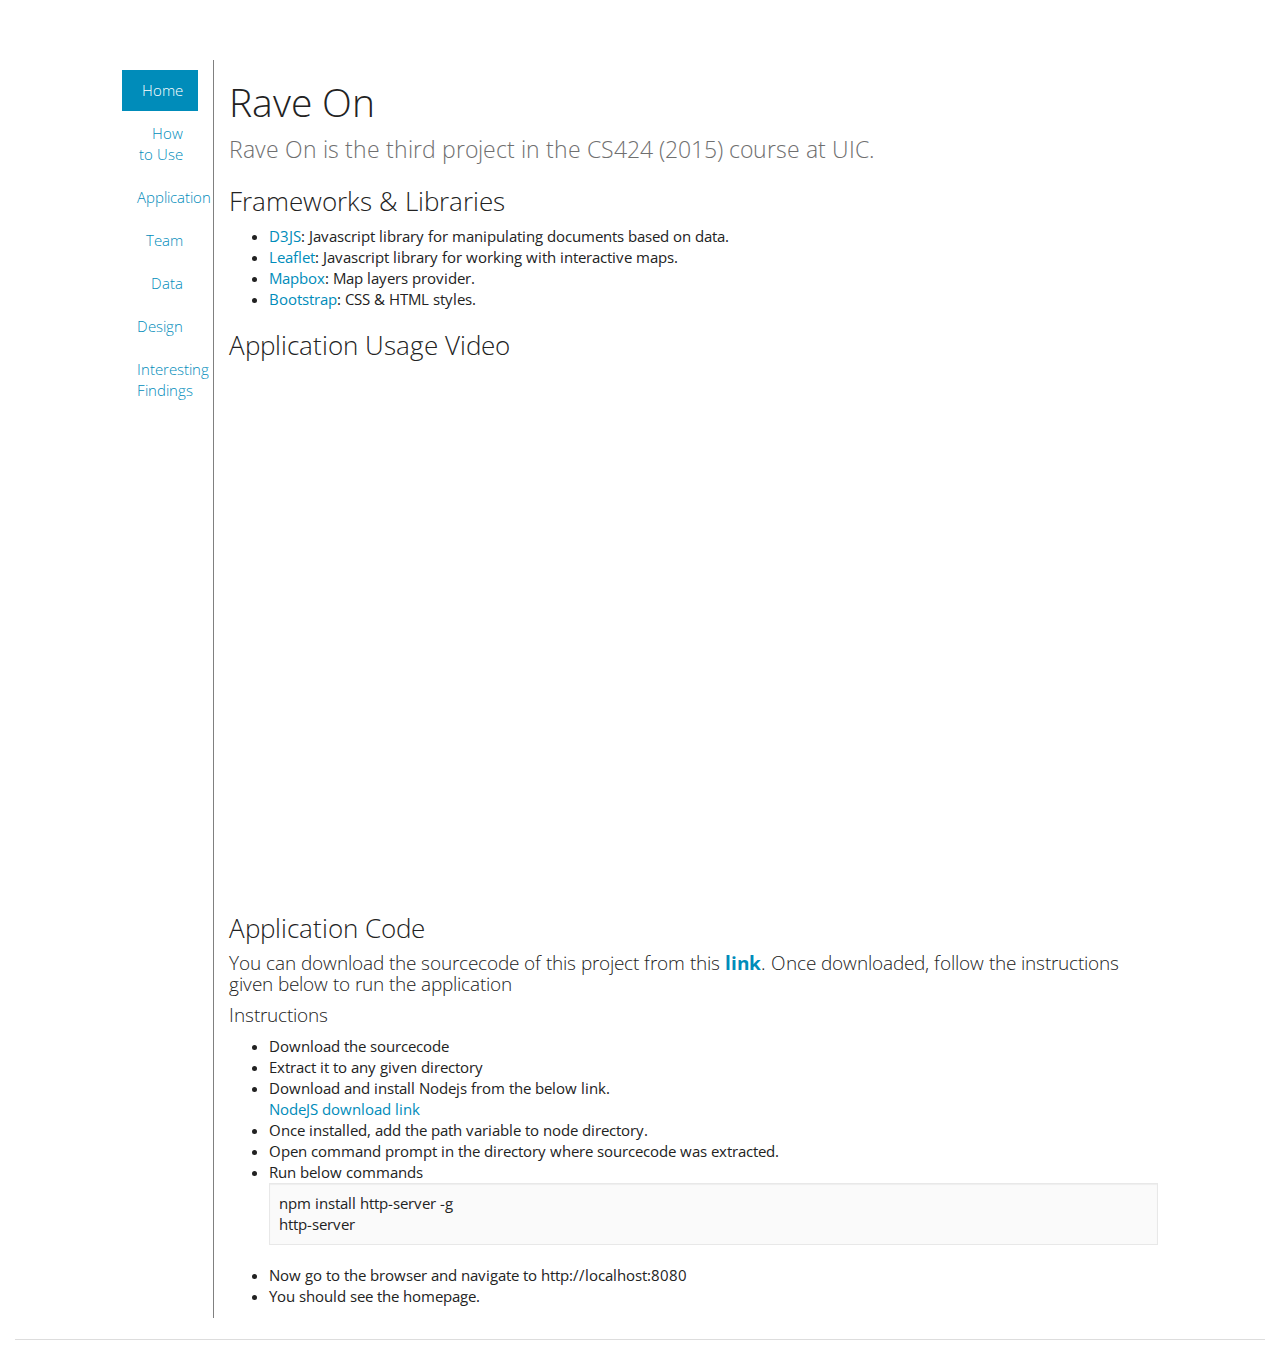
<file: index.html>
<!-- index.html -->
<!doctype html>
<html lang="en">

<head>
    <meta charset="UTF-8">
    <title>CS 424 - Project #3</title>

    <!-- CSS -->
    <link rel="stylesheet" href="css/bootstrap.min.css">
    <link rel="stylesheet" href="css/style.css">
    <!-- custom styles -->
</head>

<body>
    <!-- Body Portion -->
    
      <div class="container-fluid">
        <div class="row">
            <div class="col-md-1 col-md-offset-1 text-left">
                <ul class="nav nav-pills nav-stacked text-right">
                    <li class="active"><a href="index.html">Home</a></li>
                    <li><a href="howto.html">How to Use</a></li> 
                    <li><a href="app/">Application</a></li>
                    <li><a href="about.html">Team</a></li>
                    <li><a href="data.html">Data</a></li>
                    <li><a href="design.html">Design</a></li>
                    <li><a href="findings.html">Interesting Findings</a></li>
                </ul>
            </div>
            <div class="col-md-10 rowContainer">
                <h1>Rave On</h1>
                <p class="lead">Rave On is the third project in the CS424 (2015) course at UIC. 
                </p>

                <h3>Frameworks & Libraries</h3>
                <ul>
                    <li>
                        <a href="http://http://d3js.org/" target="_blank">D3JS</a>: Javascript library for manipulating documents based on data.
                    </li>
                    <li>
                        <a href="http://leafletjs.com/" target="_blank">Leaflet</a>: Javascript library for working with interactive maps.
                    </li>
                    <li>
                        <a href="https://www.mapbox.com/" target="_blank">Mapbox</a>: Map layers provider.
                    </li>
                    <li>
                        <a href="http://getbootstrap.com/" target="_blank">Bootstrap</a>: CSS & HTML styles.
                    </li>
                </ul>
                 
                <h3>Application Usage Video</h3>    
                <!-- 16:9 aspect ratio -->
                <div class="embed-responsive embed-responsive-16by9">
                   <iframe width="560" height="315" src="https://www.youtube.com/embed/3Chahvy03Po" frameborder="0" allowfullscreen></iframe>
                                                    
                </div>

                <h3>Application Code</h3>
                <h4>You can download the sourcecode of this project from this <a href="https://github.com/mvallu/CS-424-Project-3"><b>link</b></a>. Once downloaded, follow the instructions given below to run the application</h4>                
                <h4>Instructions</h4>
                <ul>
                    <li>Download the sourcecode</li>
                    <li>Extract it to any given directory</li>
                    <li>Download and install Nodejs from the below link.
                        <br><a href="https://nodejs.org/en/">NodeJS download link</a></li>
                    <li>Once installed, add the path variable to node directory.</li>
                    <li>Open command prompt in the directory where sourcecode was extracted.</li>
                    <li>Run below commands
                        <br>
                        <div class="well well-sm">npm install http-server -g
                            <br>http-server</div>
                    </li>
                    <li>Now go to the browser and navigate to http://localhost:8080</li>
                    <li>You should see the homepage.</li>

                </ul>
                
                <div class="row">
                </div>
            </div>
        </div>

        <hr>
        <footer class="text-center">
            <h5></h5>
        </footer>
    </div>
    <script src="js/jquery-2.1.4.min.js"></script>
    <script src="js/bootstrap.min.js"></script>
</body>

</html>
</file>
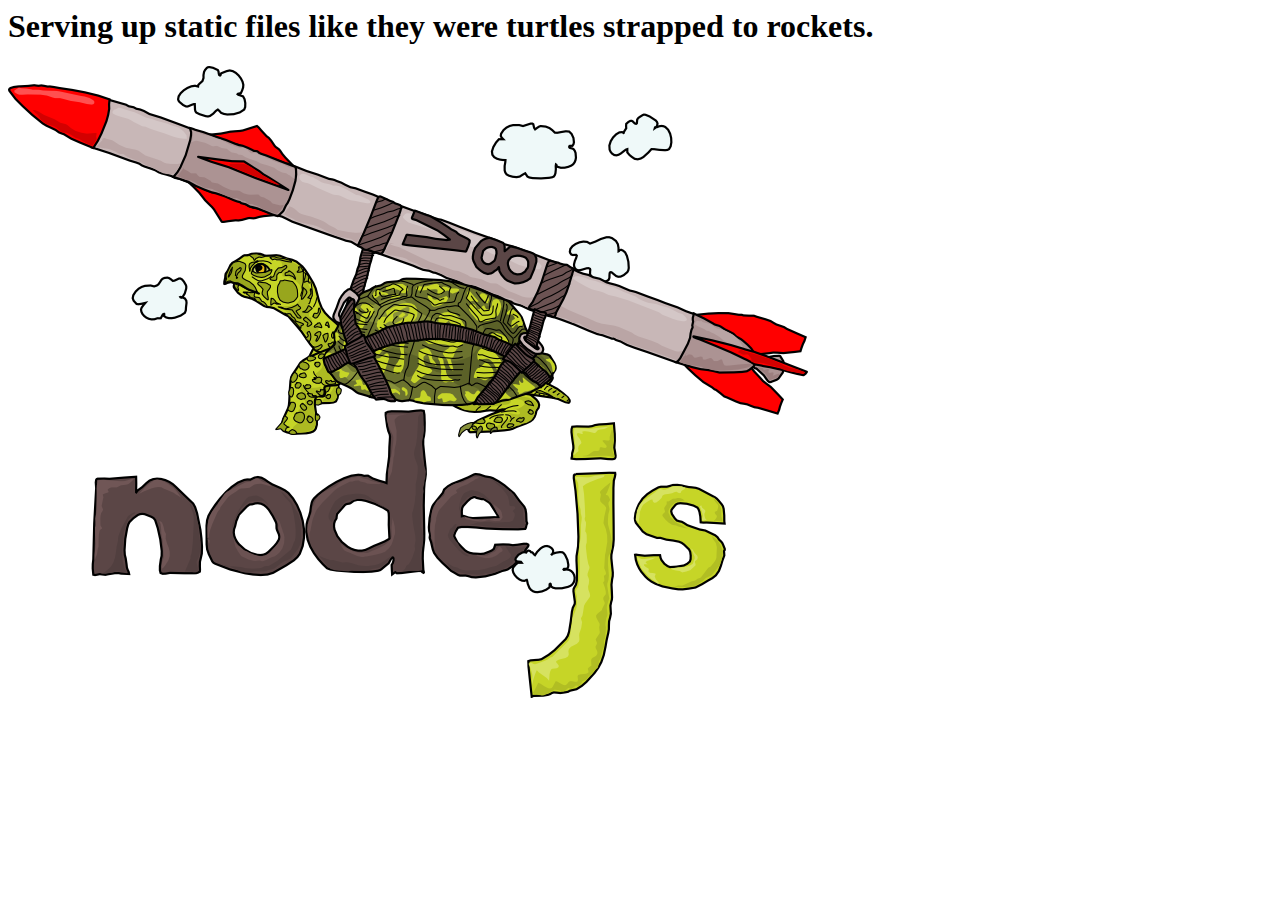
<file: node_modules/http-server/public/index.html>
<html>
  <head>
    <title>node.js http server</title>
  </head>
  <body>

    <h1>Serving up static files like they were turtles strapped to rockets.</h1>

    <img src="./img/turtle.png"/>
  </body>
</html>
</file>
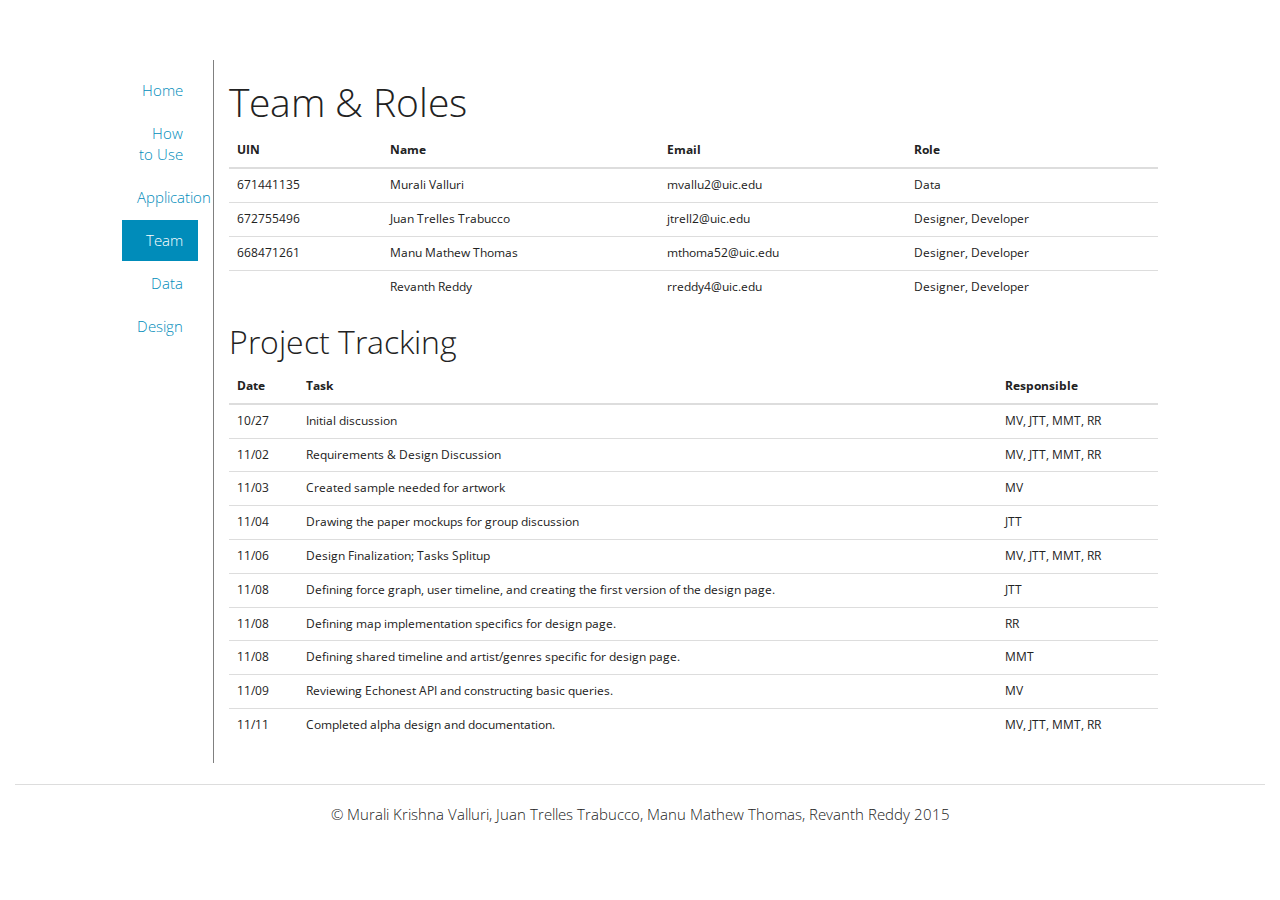
<file: about.html>
<!-- index.html -->
<!doctype html>
<html lang="en">

<head>
    <meta charset="UTF-8">
    <title>CS 424 - Project #3</title>

    <!-- CSS -->
    <link rel="stylesheet" href="css/bootstrap.min.css">
    <link rel="stylesheet" href="css/style.css">
    <!-- custom styles -->
</head>

<body>
    <!-- Body Portion -->
    
      <div class="container-fluid">
        <div class="row">
            <div class="col-md-1 col-md-offset-1 text-left">
                <ul class="nav nav-pills nav-stacked text-right">
                    <li><a href="index.html">Home</a></li>
                    <li><a href="howto.html">How to Use</a></li> 
                    <li><a href="app/">Application</a></li>
                    <li class="active"><a href="about.html">Team</a></li>
                    <li><a href="data.html">Data</a></li>
                    <li><a href="design.html">Design</a></li>
                </ul>
            </div>

            <div class="col-md-10 rowContainer">
                <h1>Team & Roles</h1>
                <table class="table"> 
                    <thead>
                        <tr>
                            <th>UIN</th>
                            <th>Name</th>
                            <th>Email</th>
                            <th>Role</th>
                        </tr>
                    </thead>
                    <tbody>
                        <tr>
                            <td>671441135</td>
                            <td>Murali Valluri</td>
                            <td>mvallu2@uic.edu</td>
                            <td>Data</td>
                        </tr>
                        <tr>
                            <td>672755496</td>
                            <td>Juan Trelles Trabucco</td>
                            <td>jtrell2@uic.edu</td>
                            <td>Designer, Developer</td>
                        </tr>
                        <tr>
                            <td>668471261</td>
                            <td>Manu Mathew Thomas</td>
                            <td>mthoma52@uic.edu</td>
                            <td>Designer, Developer</td>
                        </tr>
                        <tr>
                            <td></td>
                            <td>Revanth Reddy</td>
                            <td>rreddy4@uic.edu</td>
                            <td>Designer, Developer</td>
                        </tr>
                    </tbody>
                </table>

                <h2>Project Tracking</h2>
                <table class="table"> 
                    <thead>
                        <tr>
                            <th>Date</th>
                            <th>Task</th>
                            <th>Responsible</th>
                        </tr>
                    </thead>
                    <tbody>
                        <tr>
                            <td>10/27</td>
                            <td>Initial discussion</td>
                            <td>MV, JTT, MMT, RR</td>
                        </tr>                        
                        <tr>
                            <td>11/02</td>
                            <td>Requirements & Design Discussion</td>
                            <td>MV, JTT, MMT, RR</td>
                        </tr>                          
                        <tr>
                            <td>11/03</td>
                            <td>Created sample needed for artwork</td>
                            <td>MV</td>
                        </tr>                          
                        <tr>
                            <td>11/04</td>
                            <td>Drawing the paper mockups for group discussion</td>
                            <td>JTT</td>
                        </tr>                        
                        <tr>
                            <td>11/06</td>
                            <td>Design Finalization; Tasks Splitup</td>
                            <td>MV, JTT, MMT, RR</td>
                        </tr>                        
                        <tr>
                            <td>11/08</td>
                            <td>Defining force graph, user timeline, and creating the first version of the design page.</td>
                            <td>JTT</td>
                        </tr>  
                        <tr>
                            <td>11/08</td>
                            <td>Defining map implementation specifics for design page.</td>
                            <td>RR</td>
                        </tr>
                        <tr>
                            <td>11/08</td>
                            <td>Defining shared timeline and artist/genres specific for design page.</td>
                            <td>MMT</td>
                        </tr>                      
                        <tr>
                            <td>11/09</td>
                            <td>Reviewing Echonest API and constructing basic queries.</td>
                            <td>MV</td>
                        </tr>                    
                        <tr>
                            <td>11/11</td>
                            <td>Completed alpha design and documentation.</td>
                            <td>MV, JTT, MMT, RR</td>
                        </tr>
                        
                    </tbody>
                </table>
                </div>
            </div>
        <hr>
        <footer class="text-center">
            <h5>&copy; Murali Krishna Valluri, Juan Trelles Trabucco, Manu Mathew Thomas, Revanth Reddy 2015</h5>
        </footer>
    </div>
    <script src="js/jquery-2.1.4.min.js"></script>
    <script src="js/bootstrap.min.js"></script>
</body>

</html>
</file>
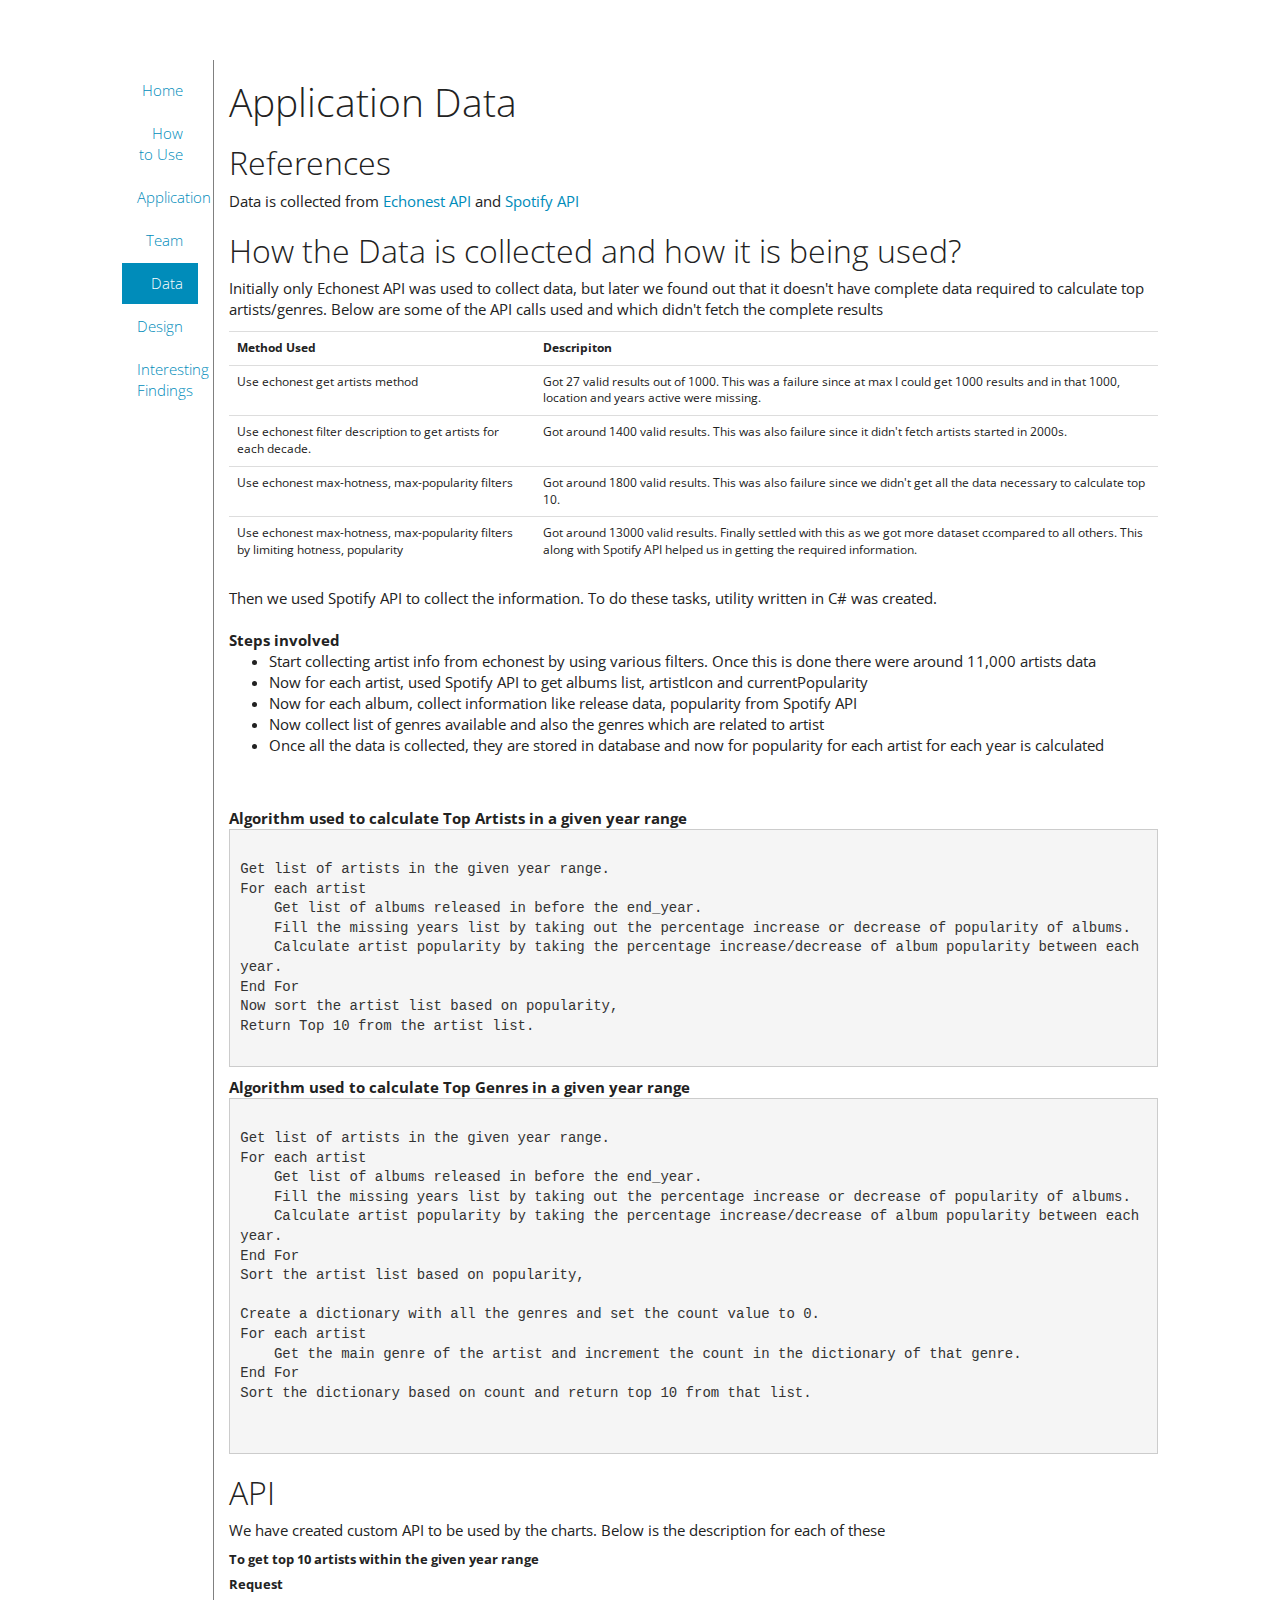
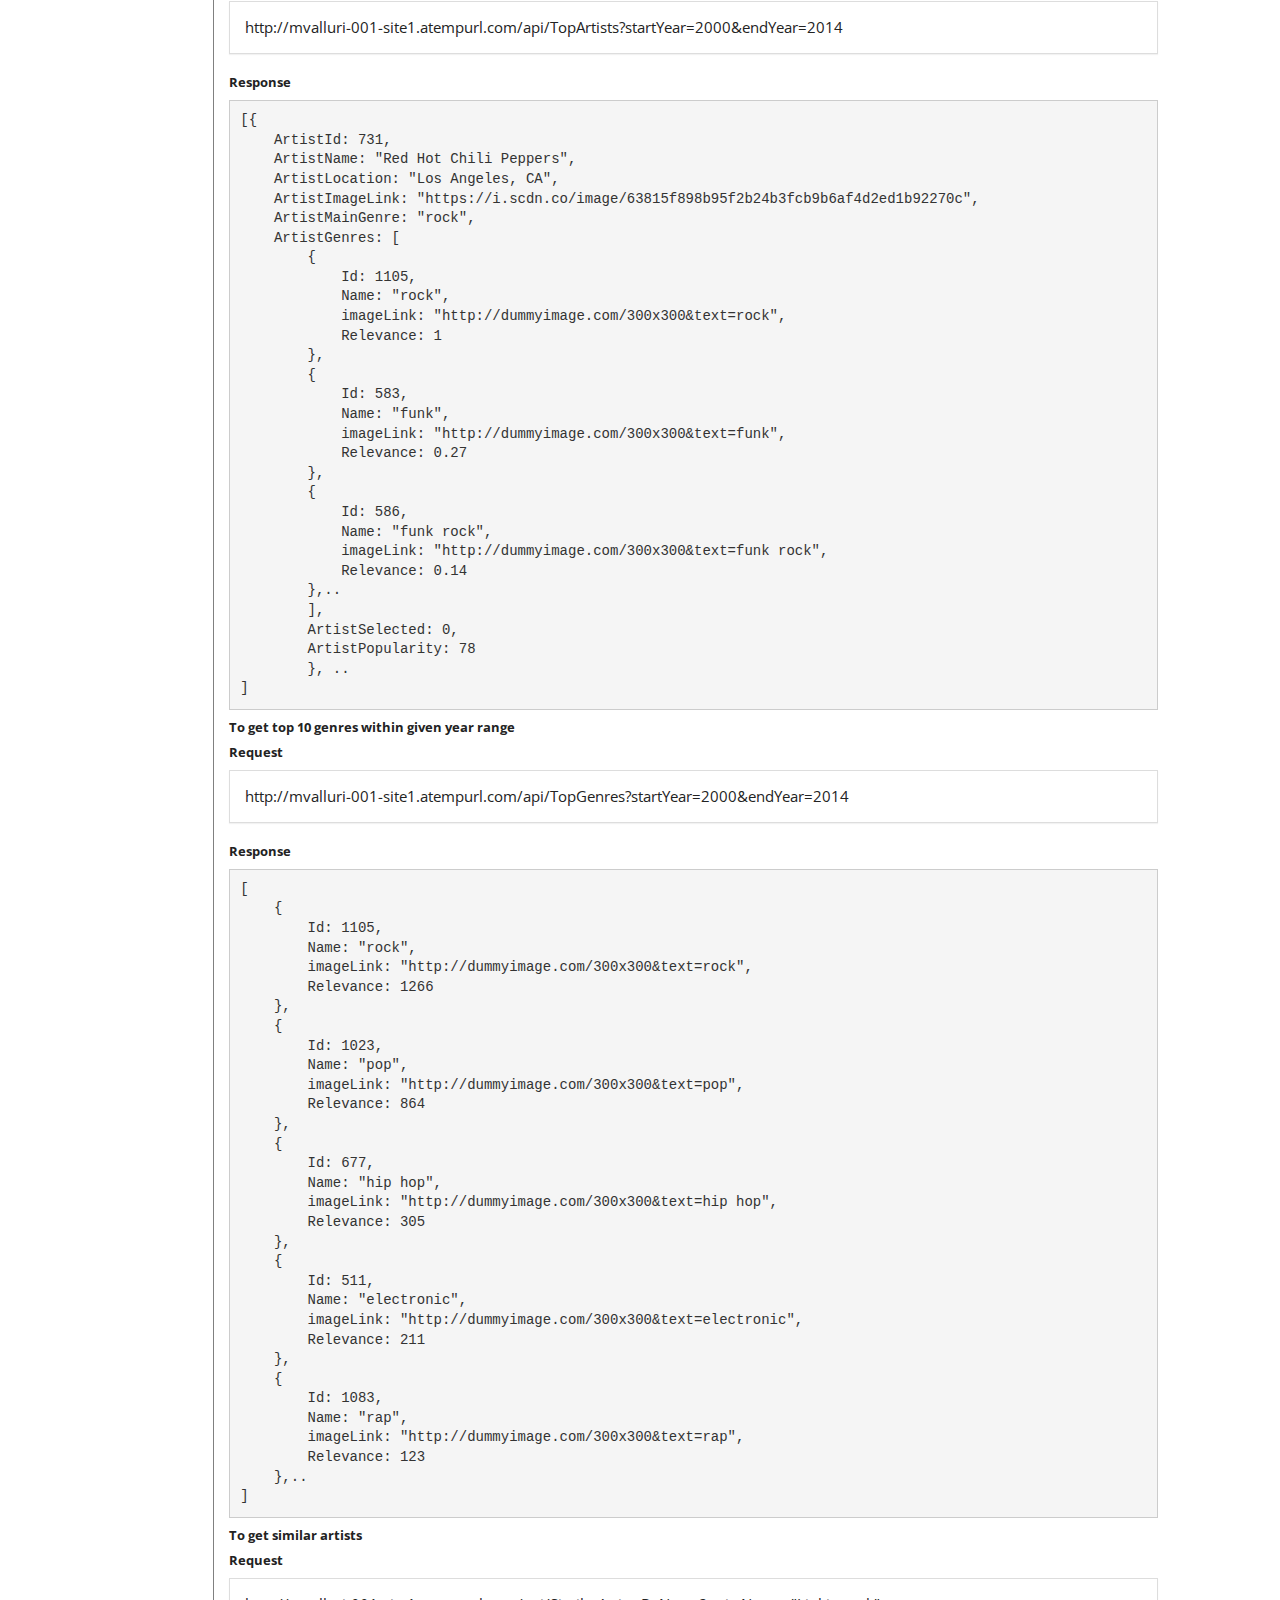
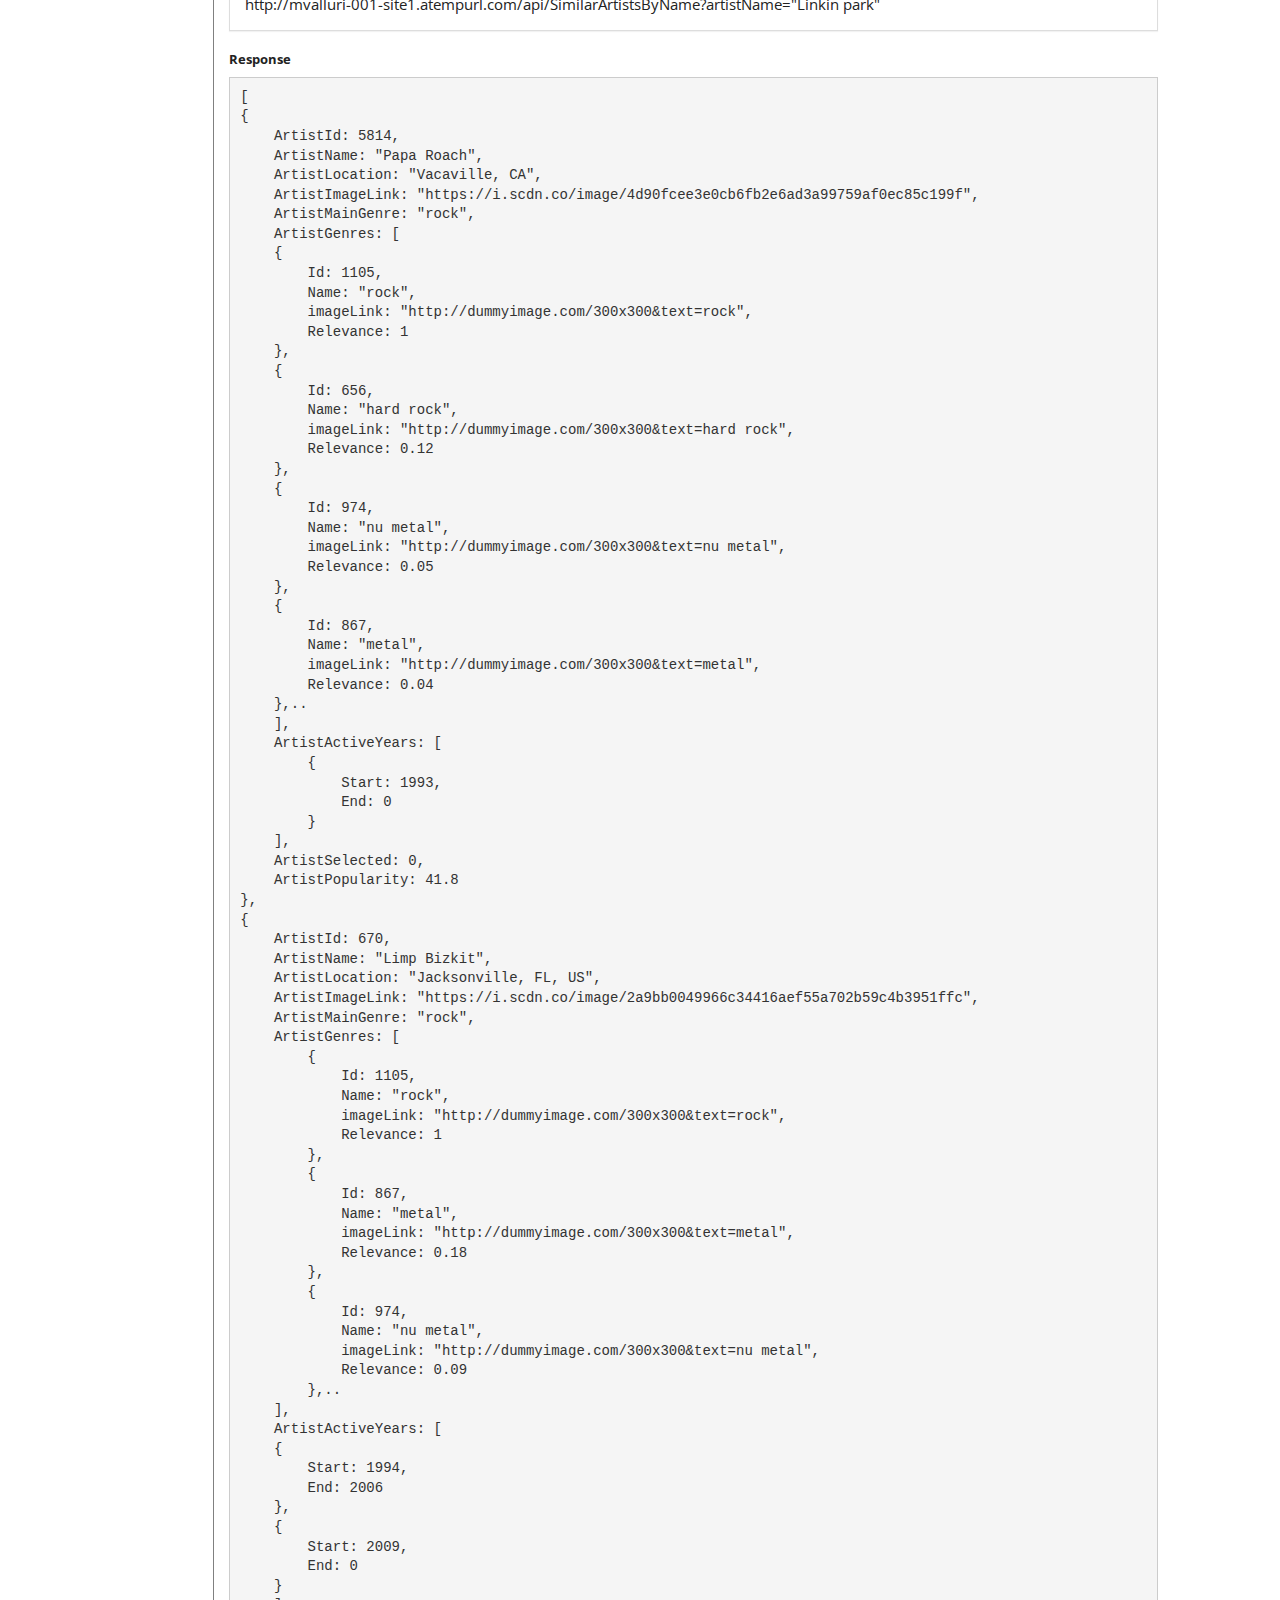
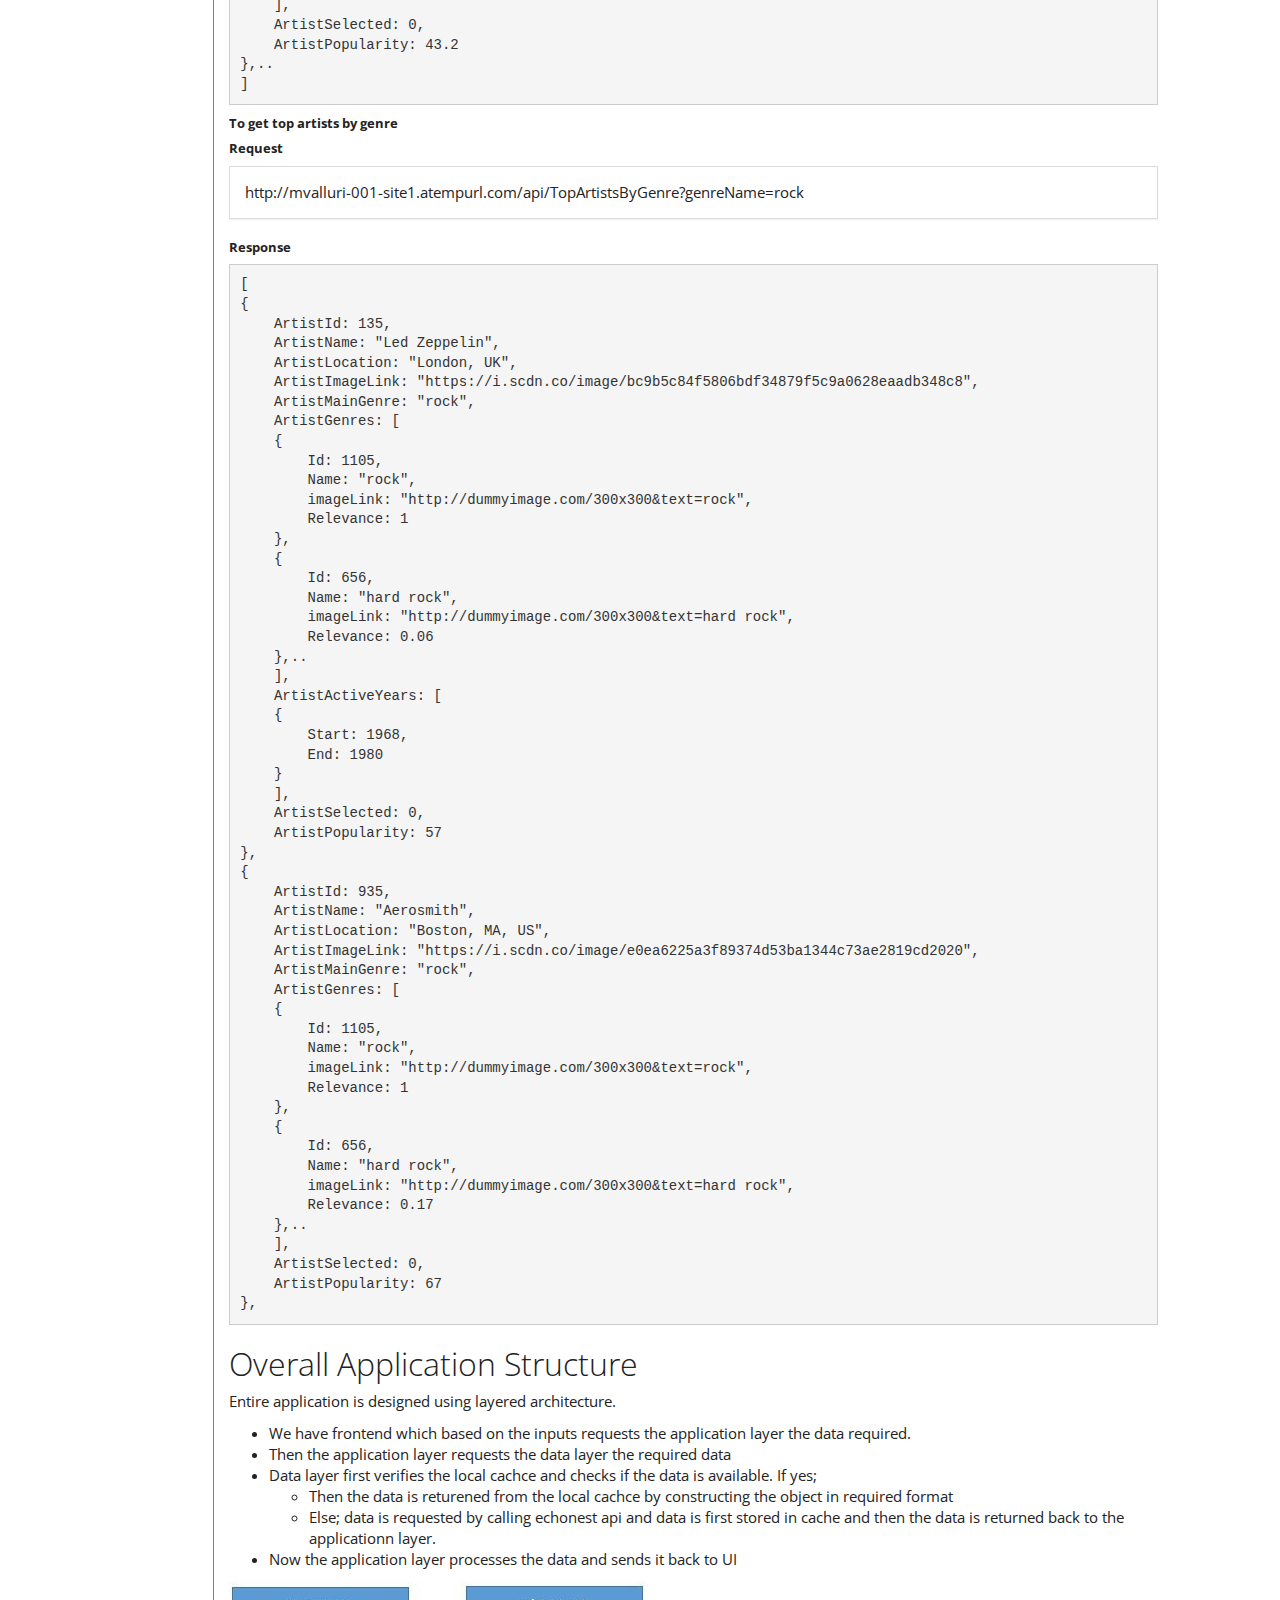
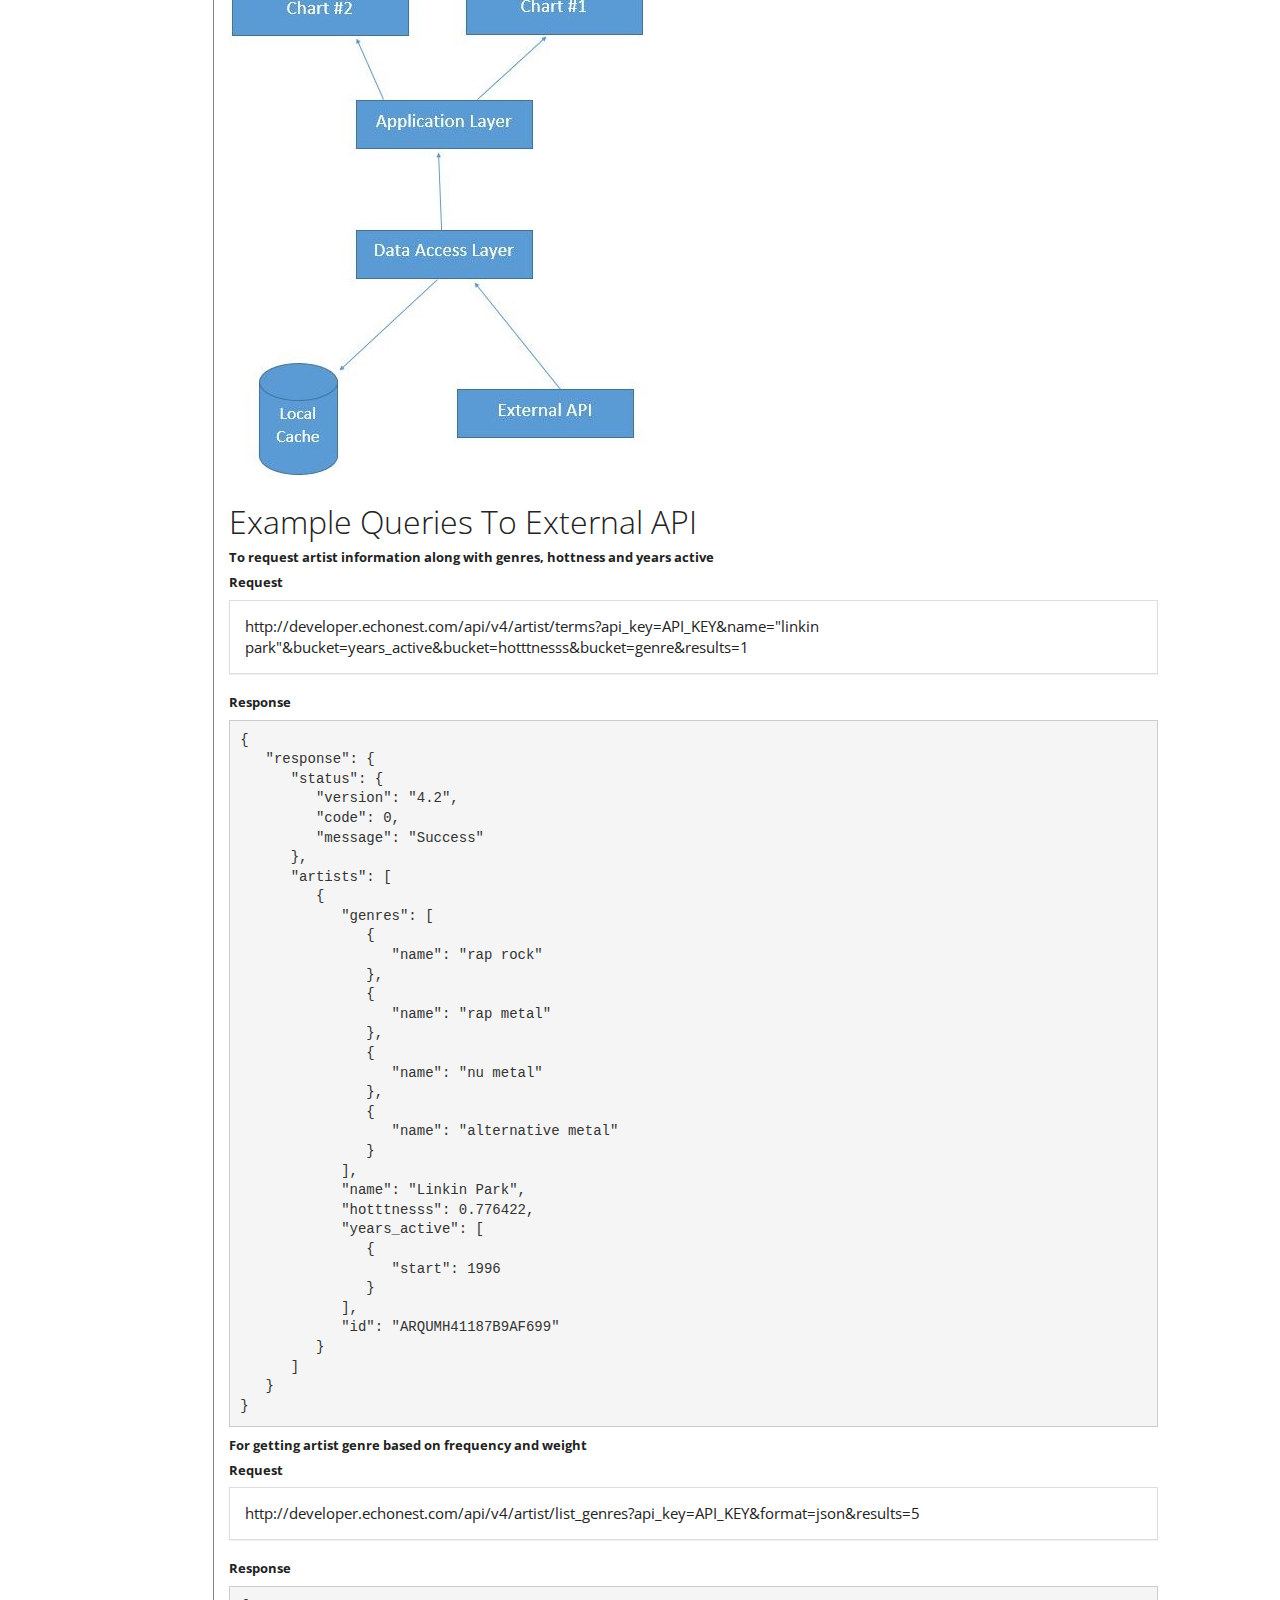
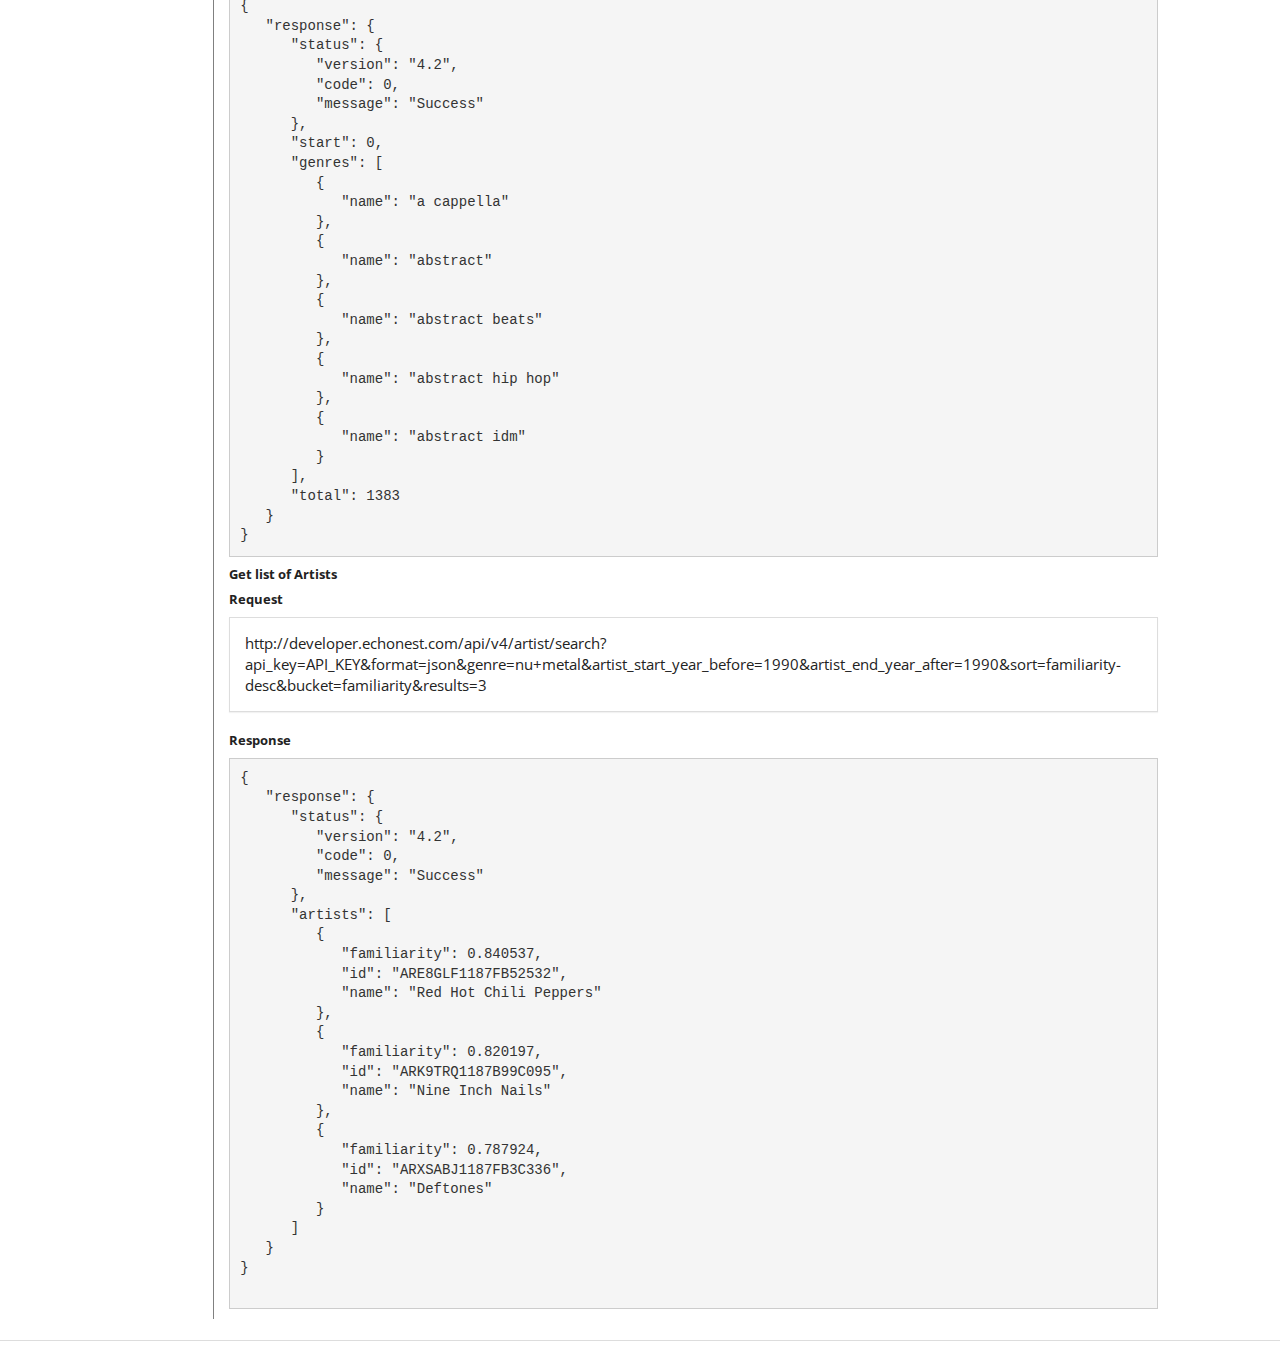
<file: data.html>
<!-- index.html -->
<!doctype html>
<html lang="en">

<head>
    <meta charset="UTF-8">
    <title>CS 424 - Project #3</title>

    <!-- CSS -->
    <link rel="stylesheet" href="css/bootstrap.min.css">
    <link rel="stylesheet" href="css/style.css">
    <!-- custom styles -->
</head>

<body>
    <!-- Body Portion -->
    
      <div class="container-fluid">
        <div class="row">
            <div class="col-md-1 col-md-offset-1 text-left">
                <ul class="nav nav-pills nav-stacked text-right">
                    <li><a href="index.html">Home</a></li>
                    <li><a href="howto.html">How to Use</a></li> 
                    <li><a href="app/">Application</a></li>
                    <li><a href="about.html">Team</a></li>
                    <li class="active"><a href="data.html">Data</a></li>
                    <li><a href="design.html">Design</a></li>
                    <li><a href="findings.html">Interesting Findings</a></li>
                </ul>
            </div>
            
            <div class="col-md-10 rowContainer">
                <h1>Application Data</h1>
                <p class="lead"></p>
                <h2>References</h2>
                <p> Data is collected from <a href="http://developer.echonest.com/docs/v4">Echonest API</a> and <a href="https://developer.spotify.com/web-api/">Spotify API</a> </p>
                    
                              
                
				<h2>How the Data is collected and how it is being used?</h2>
                <p>Initially only Echonest API was used to collect data, but later we found out that it doesn't have complete data required to calculate top artists/genres. Below are some of the API calls 
                    used and which didn't fetch the complete results
                    
                    <table class="table">
                        <tr>
                            <th>Method Used</th>
                            <th>Descripiton</th>
                        </tr>
                        <tr>
                            <td>
                                Use echonest get artists method
                            </td>
                            <td>
                                Got 27 valid results out of 1000. This was a failure since at max I could get 1000 results and in that 1000, location and years active were missing.
                            </td>
                        </tr>
                        
                        <tr>
                            <td>
                                Use echonest filter description to get artists for each decade.
                            </td>
                            <td>
                                Got around 1400 valid results. This was also failure since it didn't fetch artists started in 2000s.
                            </td>
                        </tr>
                        
                        <tr>
                            <td>
                                Use echonest max-hotness, max-popularity filters
                            </td>
                            <td>
                                Got around 1800 valid results. This was also failure since we didn't get all the data necessary to calculate top 10.
                            </td>
                        </tr>
                        
                        
                        <tr>
                            <td>
                                Use echonest max-hotness, max-popularity filters by limiting hotness, popularity
                            </td>
                            <td>
                                Got around 13000 valid results. Finally settled with this as we got more dataset ccompared to all others. This along with Spotify API helped us in getting the required information.
                            </td>
                        </tr>
                    </table>
                           
                    Then we used Spotify API to collect the information. To do these tasks, utility written in C# was created.<br><br>
                    <b>Steps involved</b>
                    <ul>
                        <li>Start collecting artist info from echonest by using various filters. Once this is done there were around 11,000 artists data</li>
                        <li>Now for each artist, used Spotify API to get albums list, artistIcon and currentPopularity</li>
                        <li>Now for each album, collect information like release data, popularity from Spotify API</li>
                        <li>Now collect list of genres available and also the genres which are related to artist</li>
                        <li>Once all the data is collected, they are stored in database and now for popularity for each artist for each year is calculated</li>    
                    </ul>                        
                    
                    <br><br>
                    <b>Algorithm used to calculate Top Artists in a given year range</b>
                       <pre>
<code>
Get list of artists in the given year range.
For each artist
    Get list of albums released in before the end_year.
    Fill the missing years list by taking out the percentage increase or decrease of popularity of albums.
    Calculate artist popularity by taking the percentage increase/decrease of album popularity between each year. 
End For              
Now sort the artist list based on popularity,
Return Top 10 from the artist list.</code>
                       </pre>
                           
                     <b>Algorithm used to calculate Top Genres in a given year range</b>
                       <pre>
<code>
Get list of artists in the given year range.
For each artist
    Get list of albums released in before the end_year.
    Fill the missing years list by taking out the percentage increase or decrease of popularity of albums.
    Calculate artist popularity by taking the percentage increase/decrease of album popularity between each year. 
End For              
Sort the artist list based on popularity,

Create a dictionary with all the genres and set the count value to 0.
For each artist
    Get the main genre of the artist and increment the count in the dictionary of that genre.
End For
Sort the dictionary based on count and return top 10 from that list.
</code>
                       </pre>
                 </p>
                 
                 <h2>API</h2>
                <p>We have created custom API to be used by the charts. Below is the description for each of these 
                    
                  <h6><b>To get top 10 artists within the given year range</b></h6>
<h6><b>Request</b></h6>
                    <div class="panel panel-default">
  <div class="panel-body">
    
http://mvalluri-001-site1.atempurl.com/api/TopArtists?startYear=2000&endYear=2014
  </div>
</div>
<h6><b>Response</b></h6>
<div class="highlight">
    <pre>
<code>[{
    ArtistId: 731,
    ArtistName: "Red Hot Chili Peppers",
    ArtistLocation: "Los Angeles, CA",
    ArtistImageLink: "https://i.scdn.co/image/63815f898b95f2b24b3fcb9b6af4d2ed1b92270c",
    ArtistMainGenre: "rock",
    ArtistGenres: [
        {
            Id: 1105,
            Name: "rock",
            imageLink: "http://dummyimage.com/300x300&text=rock",
            Relevance: 1
        },
        {
            Id: 583,
            Name: "funk",
            imageLink: "http://dummyimage.com/300x300&text=funk",
            Relevance: 0.27
        },
        {
            Id: 586,
            Name: "funk rock",
            imageLink: "http://dummyimage.com/300x300&text=funk rock",
            Relevance: 0.14
        },..
        ],
        ArtistSelected: 0,
        ArtistPopularity: 78
        }, ..
]</code></pre></div>

<h6><b>To get top 10 genres within given year range</b></h6>
<h6><b>Request</b></h6>
                    <div class="panel panel-default">
  <div class="panel-body">
http://mvalluri-001-site1.atempurl.com/api/TopGenres?startYear=2000&endYear=2014
  </div>
</div>
<h6><b>Response</b></h6>
<div class="highlight">
    <pre>
<code>[
    {
        Id: 1105,
        Name: "rock",
        imageLink: "http://dummyimage.com/300x300&text=rock",
        Relevance: 1266
    },
    {
        Id: 1023,
        Name: "pop",
        imageLink: "http://dummyimage.com/300x300&text=pop",
        Relevance: 864
    },
    {
        Id: 677,
        Name: "hip hop",
        imageLink: "http://dummyimage.com/300x300&text=hip hop",
        Relevance: 305
    },
    {
        Id: 511,
        Name: "electronic",
        imageLink: "http://dummyimage.com/300x300&text=electronic",
        Relevance: 211
    },
    {
        Id: 1083,
        Name: "rap",
        imageLink: "http://dummyimage.com/300x300&text=rap",
        Relevance: 123
    },..
]
</code></pre></div>


<h6><b>To get similar artists</b></h6>
<h6><b>Request</b></h6>
                    <div class="panel panel-default">
  <div class="panel-body">
http://mvalluri-001-site1.atempurl.com/api/SimilarArtistsByName?artistName="Linkin park"
  </div>
</div>
<h6><b>Response</b></h6>
<div class="highlight">
    <pre>
<code>[
{
    ArtistId: 5814,
    ArtistName: "Papa Roach",
    ArtistLocation: "Vacaville, CA",
    ArtistImageLink: "https://i.scdn.co/image/4d90fcee3e0cb6fb2e6ad3a99759af0ec85c199f",
    ArtistMainGenre: "rock",
    ArtistGenres: [
    {
        Id: 1105,
        Name: "rock",
        imageLink: "http://dummyimage.com/300x300&text=rock",
        Relevance: 1
    },
    {
        Id: 656,
        Name: "hard rock",
        imageLink: "http://dummyimage.com/300x300&text=hard rock",
        Relevance: 0.12
    },
    {
        Id: 974,
        Name: "nu metal",
        imageLink: "http://dummyimage.com/300x300&text=nu metal",
        Relevance: 0.05
    },
    {
        Id: 867,
        Name: "metal",
        imageLink: "http://dummyimage.com/300x300&text=metal",
        Relevance: 0.04
    },..
    ],
    ArtistActiveYears: [
        {
            Start: 1993,
            End: 0
        }
    ],
    ArtistSelected: 0,
    ArtistPopularity: 41.8
},
{
    ArtistId: 670,
    ArtistName: "Limp Bizkit",
    ArtistLocation: "Jacksonville, FL, US",
    ArtistImageLink: "https://i.scdn.co/image/2a9bb0049966c34416aef55a702b59c4b3951ffc",
    ArtistMainGenre: "rock",
    ArtistGenres: [
        {
            Id: 1105,
            Name: "rock",
            imageLink: "http://dummyimage.com/300x300&text=rock",
            Relevance: 1
        },
        {
            Id: 867,
            Name: "metal",
            imageLink: "http://dummyimage.com/300x300&text=metal",
            Relevance: 0.18
        },
        {
            Id: 974,
            Name: "nu metal",
            imageLink: "http://dummyimage.com/300x300&text=nu metal",
            Relevance: 0.09
        },..
    ],
    ArtistActiveYears: [
    {
        Start: 1994,
        End: 2006
    },
    {
        Start: 2009,
        End: 0
    }
    ],
    ArtistSelected: 0,
    ArtistPopularity: 43.2
},..
]
</code></pre></div>

<h6><b>To get top artists by genre</b></h6>
<h6><b>Request</b></h6>
                    <div class="panel panel-default">
  <div class="panel-body">
http://mvalluri-001-site1.atempurl.com/api/TopArtistsByGenre?genreName=rock
  </div>
</div>
<h6><b>Response</b></h6>
<div class="highlight">
    <pre>
<code>[
{
    ArtistId: 135,
    ArtistName: "Led Zeppelin",
    ArtistLocation: "London, UK",
    ArtistImageLink: "https://i.scdn.co/image/bc9b5c84f5806bdf34879f5c9a0628eaadb348c8",
    ArtistMainGenre: "rock",
    ArtistGenres: [
    {
        Id: 1105,
        Name: "rock",
        imageLink: "http://dummyimage.com/300x300&text=rock",
        Relevance: 1
    },
    {
        Id: 656,
        Name: "hard rock",
        imageLink: "http://dummyimage.com/300x300&text=hard rock",
        Relevance: 0.06
    },..
    ],
    ArtistActiveYears: [
    {
        Start: 1968,
        End: 1980
    }
    ],
    ArtistSelected: 0,
    ArtistPopularity: 57
},
{
    ArtistId: 935,
    ArtistName: "Aerosmith",
    ArtistLocation: "Boston, MA, US",
    ArtistImageLink: "https://i.scdn.co/image/e0ea6225a3f89374d53ba1344c73ae2819cd2020",
    ArtistMainGenre: "rock",
    ArtistGenres: [
    {
        Id: 1105,
        Name: "rock",
        imageLink: "http://dummyimage.com/300x300&text=rock",
        Relevance: 1
    },
    {
        Id: 656,
        Name: "hard rock",
        imageLink: "http://dummyimage.com/300x300&text=hard rock",
        Relevance: 0.17
    },..    
    ],
    ArtistSelected: 0,
    ArtistPopularity: 67
},
</code></pre></div>



                </p>
                
				<h2>Overall Application Structure</h2>
                <p>Entire application is designed using layered architecture.
<ul>
    <li>We have frontend which based on the inputs requests the application layer the data required.</li>
    <li>Then the application layer requests the data layer the required data </li>
    <li>Data layer first verifies the local cachce and checks if the data is available. If yes;
	<ul>
        <li>Then the data is returened from the local cachce by constructing the object in required format
	   <li>Else; data is requested by calling echonest api and data is first stored in cache and then the data is returned back to the applicationn layer.
     </ul></li>
    <li>Now the application layer processes the data and sends it back to UI</li>
</ul>
                </p>
				<img src="./resources/arch.JPG">
                <h2>Example Queries To External API</h2>
                <h6><b>To request artist information along with genres, hottness and years active</b></h6>
<h6><b>Request</b></h6>
                    <div class="panel panel-default">
  <div class="panel-body">
    
http://developer.echonest.com/api/v4/artist/terms?api_key=API_KEY&name="linkin park"&bucket=years_active&bucket=hotttnesss&bucket=genre&results=1
  </div>
</div>
<h6><b>Response</b></h6>
<div class="highlight">
    <pre>
<code>{
   "response": {
      "status": {
         "version": "4.2",
         "code": 0,
         "message": "Success"
      },
      "artists": [
         {
            "genres": [
               {
                  "name": "rap rock"
               },
               {
                  "name": "rap metal"
               },
               {
                  "name": "nu metal"
               },
               {
                  "name": "alternative metal"
               }
            ],
            "name": "Linkin Park",
            "hotttnesss": 0.776422,
            "years_active": [
               {
                  "start": 1996
               }
            ],
            "id": "ARQUMH41187B9AF699"
         }
      ]
   }
}</code></pre></div>

<h6><b>For getting artist genre based on frequency and weight</b></h6>
<h6><b>Request</b></h6>
                    <div class="panel panel-default">
  <div class="panel-body">
http://developer.echonest.com/api/v4/artist/list_genres?api_key=API_KEY&format=json&results=5
  </div>
</div>
<h6><b>Response</b></h6>
<div class="highlight">
    <pre>
<code>{
   "response": {
      "status": {
         "version": "4.2",
         "code": 0,
         "message": "Success"
      },
      "start": 0,
      "genres": [
         {
            "name": "a cappella"
         },
         {
            "name": "abstract"
         },
         {
            "name": "abstract beats"
         },
         {
            "name": "abstract hip hop"
         },
         {
            "name": "abstract idm"
         }
      ],
      "total": 1383
   }
}</code></pre></div>

<h6><b>Get list of Artists</b></h6>
<h6><b>Request</b></h6>
                    <div class="panel panel-default">
  <div class="panel-body">
http://developer.echonest.com/api/v4/artist/search?api_key=API_KEY&format=json&genre=nu+metal&artist_start_year_before=1990&artist_end_year_after=1990&sort=familiarity-desc&bucket=familiarity&results=3
  </div>
</div>
<h6><b>Response</b></h6>
<div class="highlight">
    <pre>
<code>{
   "response": {
      "status": {
         "version": "4.2",
         "code": 0,
         "message": "Success"
      },
      "artists": [
         {
            "familiarity": 0.840537,
            "id": "ARE8GLF1187FB52532",
            "name": "Red Hot Chili Peppers"
         },
         {
            "familiarity": 0.820197,
            "id": "ARK9TRQ1187B99C095",
            "name": "Nine Inch Nails"
         },
         {
            "familiarity": 0.787924,
            "id": "ARXSABJ1187FB3C336",
            "name": "Deftones"
         }
      ]
   }
}</code>
    </pre></div>
</div>

            </div>
        </div>

        <hr>
        <footer class="text-center">
            <h5></h5>
        </footer>
    </div>
    <script src="js/jquery-2.1.4.min.js"></script>
    <script src="js/bootstrap.min.js"></script>
</body>

</html>
</file>
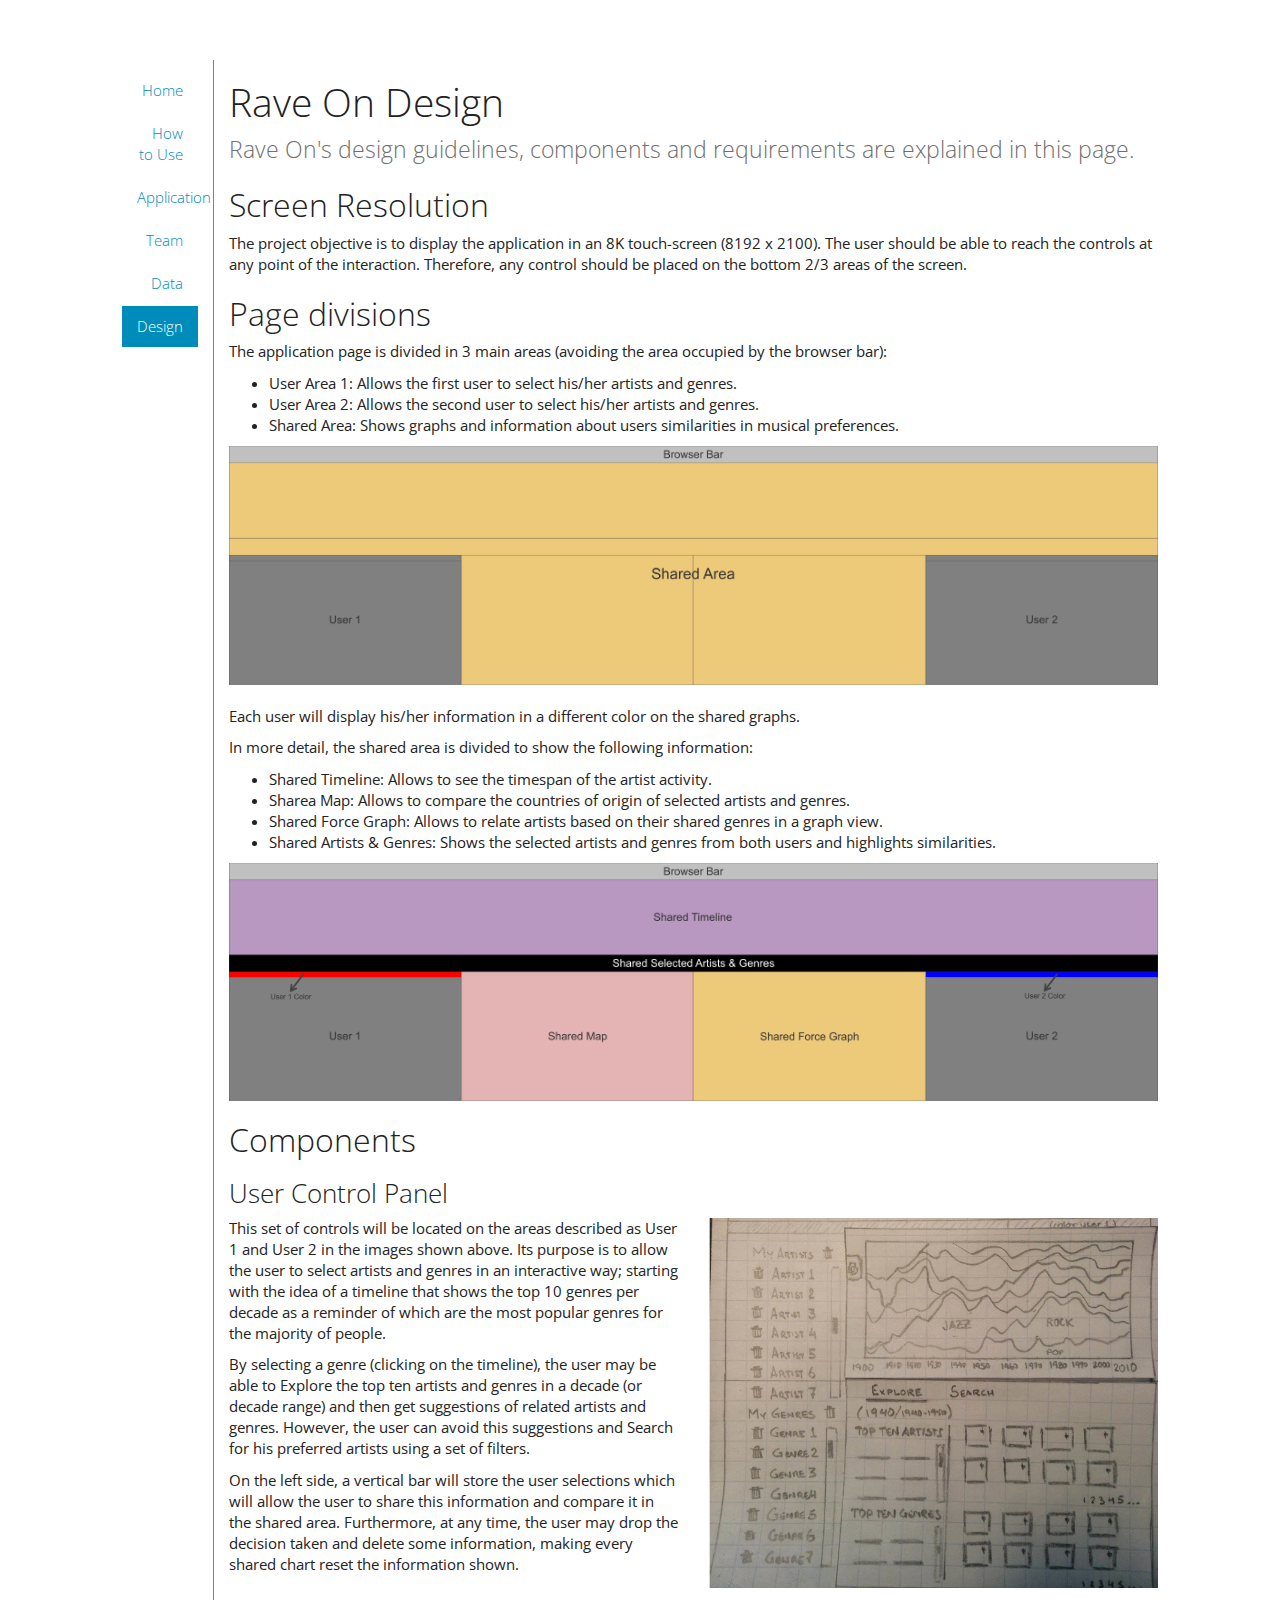
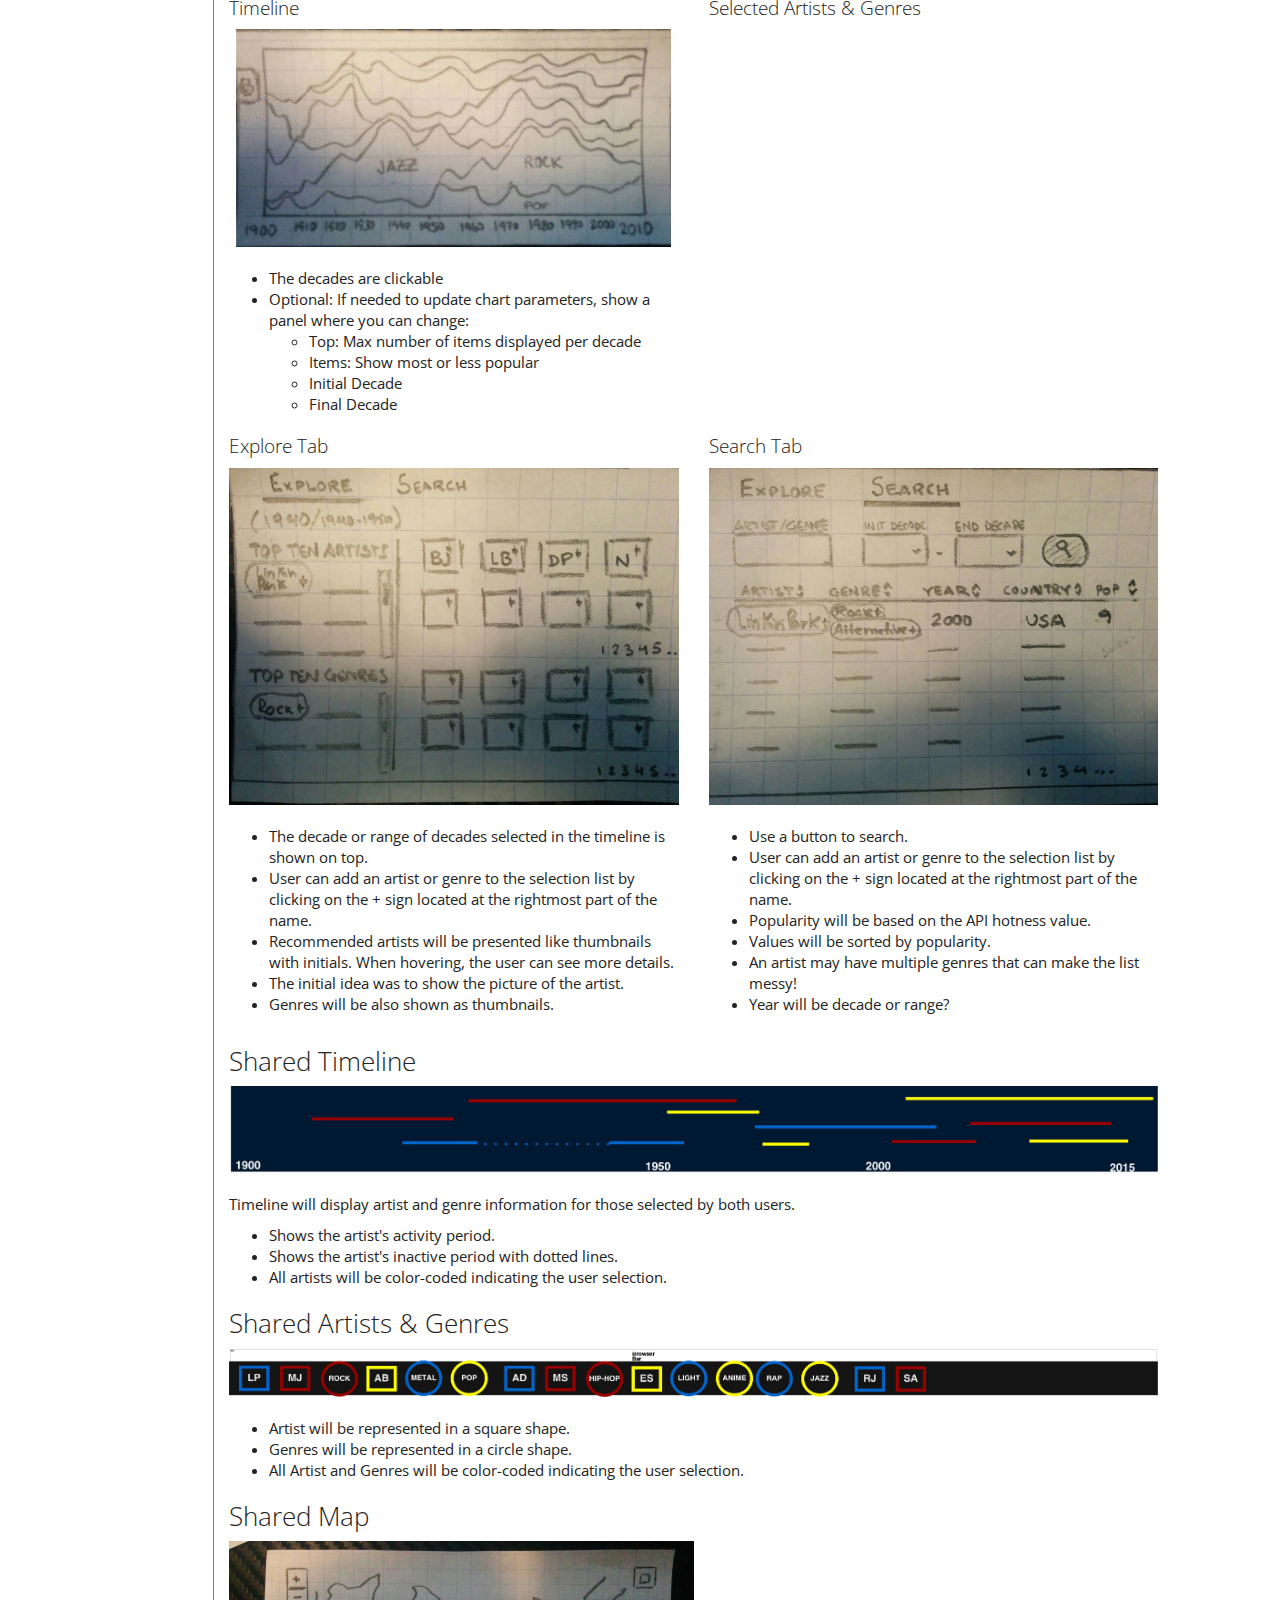
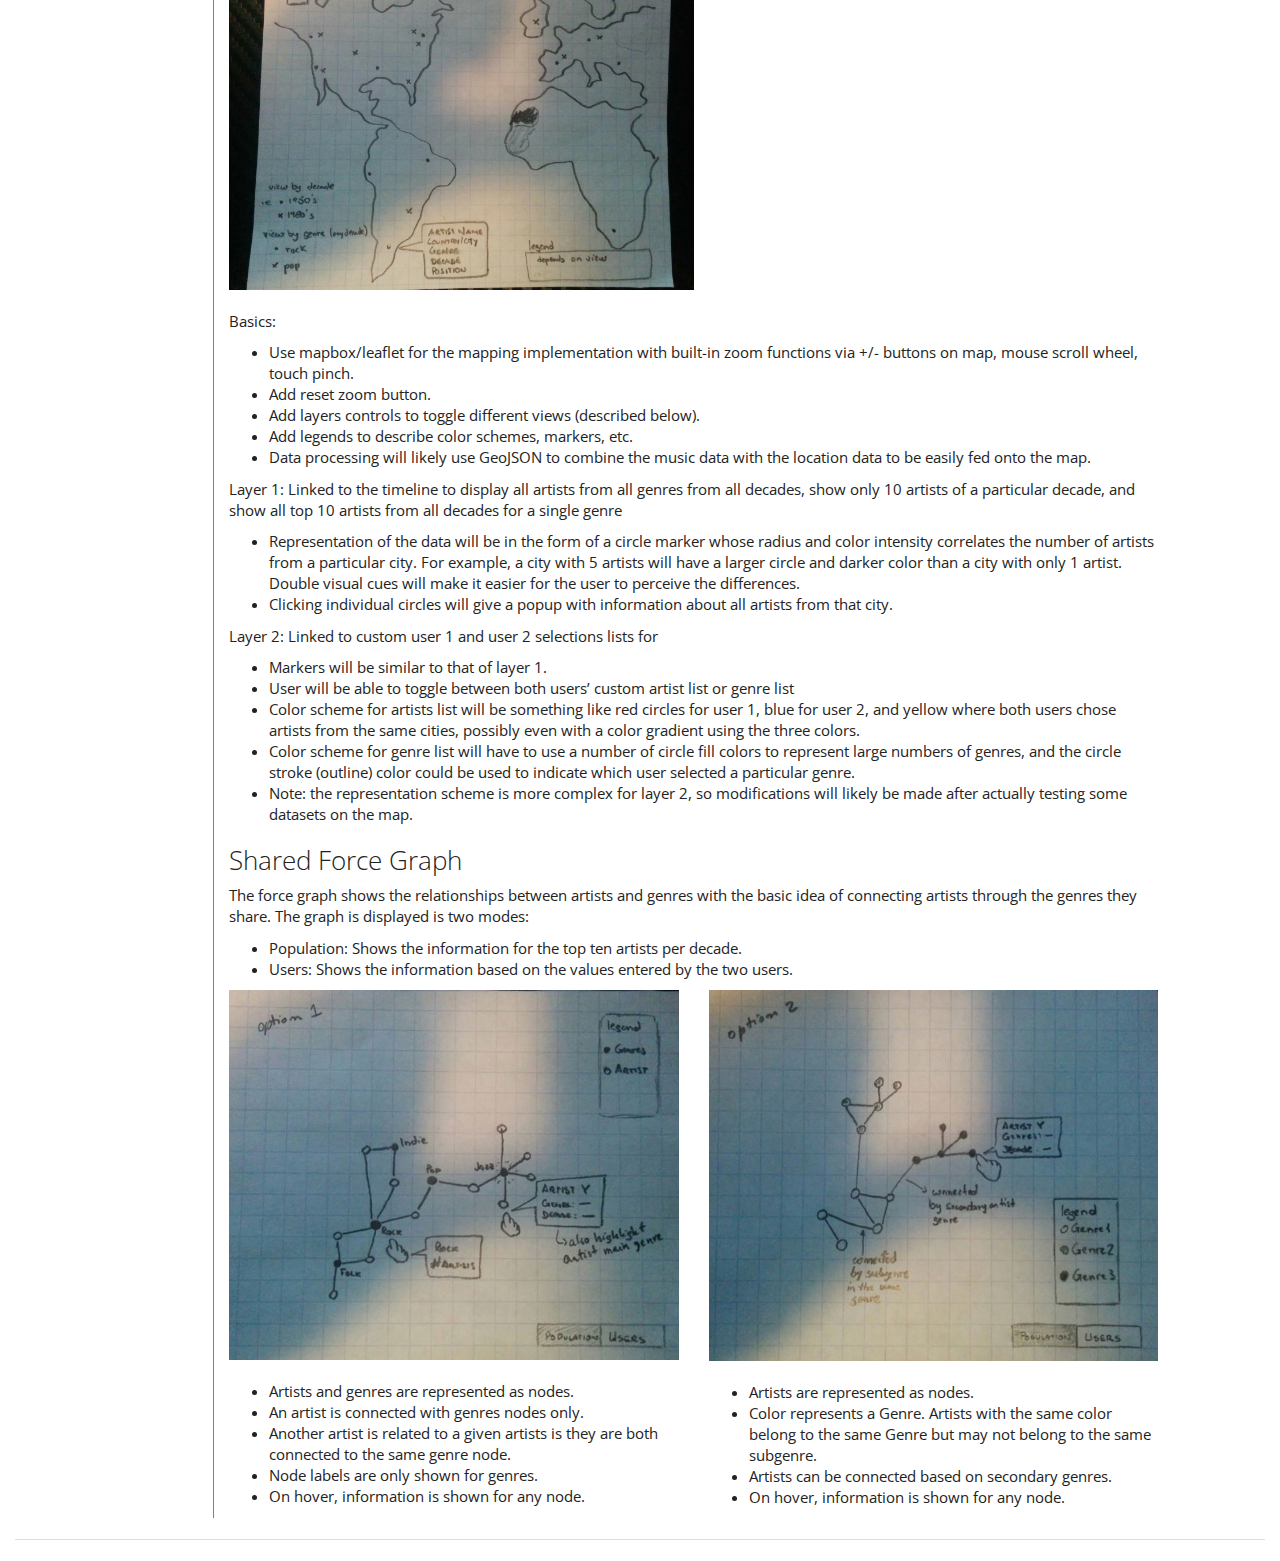
<file: design.html>
<!-- index.html -->
<!doctype html>
<html lang="en">

<head>
    <meta charset="UTF-8">
    <title>CS 424 - Project #3</title>

    <!-- CSS -->
    <link rel="stylesheet" href="css/bootstrap.min.css">
    <link rel="stylesheet" href="css/style.css">
    <!-- custom styles -->
</head>

<body>
    <!-- Body Portion -->
    
      <div class="container-fluid">
        <div class="row">
            <div class="col-md-1 col-md-offset-1 text-left">
                <ul class="nav nav-pills nav-stacked text-right">
                    <li><a href="index.html">Home</a></li>
                    <li><a href="howto.html">How to Use</a></li> 
                    <li><a href="app/">Application</a></li>
                    <li><a href="about.html">Team</a></li>
                    <li><a href="data.html">Data</a></li>
                    <li class="active"><a href="design.html">Design</a></li>
                </ul>
            </div>
            <div class="col-md-10 rowContainer">
                <h1>Rave On Design</h1>
                <p class="lead">Rave On's design guidelines, components and requirements are explained in this page. 
                </p>
                <h2>Screen Resolution</h2>
                <p>The project objective is to display the application in an 8K touch-screen (8192 x 2100). The user should be able to reach the controls at any point of the interaction. Therefore, any control should be placed on the bottom 2/3 areas of the screen.
                </p>

                <h2>Page divisions</h2>
                <p>The application page is divided in 3 main areas (avoiding the area occupied by the browser bar):</p>
                <ul>
                    <li>User Area 1: Allows the first user to select his/her artists and genres.</li>
                    <li>User Area 2: Allows the second user to select his/her artists and genres.</li>
                    <li>Shared Area: Shows graphs and information about users similarities in musical preferences.</li>
                </ul>
                <img src="./design/area-definition.png" alt="Area Definition" class="img-responsive" /><br/>
                <p>Each user will display his/her information in a different color on the shared graphs.</p>
                <p>In more detail, the shared area is divided to show the following information:</p>
                <ul>
                    <li>Shared Timeline: Allows to see the timespan of the artist activity.</li>
                    <li>Sharea Map: Allows to compare the countries of origin of selected artists and genres.</li>
                    <li>Shared Force Graph: Allows to relate artists based on their shared genres in a graph view.</li>
                    <li>Shared Artists & Genres: Shows the selected artists and genres from both users and highlights similarities.</li>
                </ul>
                <img src="./design/areas-detailed.png" alt="Area Definition 2" class="img-responsive" />

                <h2>Components</h2>
                <h3>User Control Panel</h3>
                <div class="row">
                    <div class="col-md-6">
                        <p>This set of controls will be located on the areas described as User 1 and User 2 in the images shown above. Its purpose is to allow the user to select artists and genres in an interactive way; starting with the idea of a timeline that shows the top 10 genres per decade as a reminder of which are the most popular genres for the majority of people.</p>
                        <p>By selecting a genre (clicking on the timeline), the user may be able to Explore the top ten artists and genres in a decade (or decade range) and then get suggestions of related artists and genres. However, the user can avoid this suggestions and Search for his preferred artists using a set of filters.</p>
                        <p>On the left side, a vertical bar will store the user selections which will allow the user to share this information and compare it in the shared area. Furthermore, at any time, the user may drop the decision taken and delete some information, making every shared chart reset the information shown.</p>
                    </div>
                    <div class="col-md-6"> 
                        <img src="./design/user_control.gif" alt="User Control" class="img-responsive" />
                    </div>
                </div>
                <div class="row">
                    <div class="col-md-6">
                        <h4>Timeline</h4>
                        <img src="./design/timeline_user.gif" alt="Timeline User" class="img-responsive" />
                        <br/>
                        <ul>
                            <li>The decades are clickable</li>
                            <li>Optional: If needed to update chart parameters, show a panel where you can change:
                                <ul>
                                    <li>Top: Max number of items displayed per decade</li>
                                    <li>Items: Show most or less popular</li>
                                    <li>Initial Decade</li>
                                    <li>Final Decade</li>
                                </ul>
                            </li>
                        </ul>
                    </div>
                    <div class="col-md-6">
                        <h4>Selected Artists & Genres</h4>
                    </div>
                </div>
                <div class="row">
                    <div class="col-md-6">
                        <h4>Explore Tab</h4>
                        <img src="./design/explore_tab.jpg" alt="Explore Tab" class="img-responsive" />
                        <br/>
                        <ul>
                            <li>The decade or range of decades selected in the timeline is shown on top.</li>
                            <li>User can add an artist or genre to the selection list by clicking on the + sign located at the rightmost part of the name.</li>
                            <li>Recommended artists will be presented like thumbnails with initials. When hovering, the user can see more details.</li>
                            <li>The initial idea was to show the picture of the artist.</li>
                            <li>Genres will be also shown as thumbnails.</li>
                        </ul>
                    </div>
                    <div class="col-md-6">
                        <h4>Search Tab</h4>
                        <img src="./design/search_tab.jpg" alt="Search Tab" class="img-responsive" />
                        <br/>
                        <ul>
                            <li>Use a button to search.</li>
                            <li>User can add an artist or genre to the selection list by clicking on the + sign located at the rightmost part of the name.</li>
                            <li>Popularity will be based on the API hotness value.</li>
                            <li>Values will be sorted by popularity.</li>
                            <li>An artist may have multiple genres that can make the list messy!</li>
                            <li>Year will be decade or range?</li>
                        </ul>
                    </div>
                </div>
                
                <h3>Shared Timeline</h3>
                <img src="./design/shared_timeline.jpg" alt="Explore Tab" class="img-responsive"/>
                <br/>
                <p>Timeline will display artist and genre information for those selected by both users.</p>
                <ul>
                	<li>Shows the artist's activity period.</li>
					<li>Shows the artist's inactive period with dotted lines.</li>
					<li>All artists will be color-coded indicating the user selection.</li>
                </ul>
                <h3>Shared Artists & Genres</h3>
                <img src="./design/shared_artist_genre.jpg" alt="Explore Tab" class="img-responsive"/>
                <br/>
                <ul>
                	<li>Artist will be represented in a square shape.</li>
					<li>Genres will be represented in a circle shape.</li>
					<li>All Artist and Genres will be color-coded indicating the user selection.</li>
                </ul>

                <h3>Shared Map</h3>
                <img src="./design/map_sketch.jpg" alt="Explore Tab" class="img-responsive" width="50%" height="50%"/>
				<br/>
				<p>Basics:</p>
				<ul>
					<li>Use mapbox/leaflet for the mapping implementation with built-in zoom functions via +/- buttons on map, mouse scroll wheel, touch pinch. </li>
					<li>Add reset zoom button.</li>
					<li>Add layers controls to toggle different views (described below).</li>
					<li>Add legends to describe color schemes, markers, etc.</li>
					<li>Data processing will likely use GeoJSON to combine the music data with the location data to be easily fed onto the map.</li>
				</ul>
				<p>Layer 1:  Linked to the timeline to display all artists from all genres from all decades, show only 10 artists of a particular decade, and show all top 10 artists from all decades for a single genre</p>
				<ul>
					<li>Representation of the data will be in the form of a circle marker whose radius and color intensity correlates the number of artists from a particular city. For example, a city with 5 artists will have a larger circle and darker color than a city with only 1 artist. Double visual cues will make it easier for the user to perceive the differences.</li>
					<li>Clicking individual circles will give a popup with information about all artists from that city.</li>
				</ul>
				<p>Layer 2: Linked to custom user 1 and user 2 selections lists for</p>
				<ul>
					<li>Markers will be similar to that of layer 1.</li>
					<li>User will be able to toggle between both users’ custom artist list or genre list</li>
					<li>Color scheme for artists list will be something like red circles for user 1, blue for user 2, and yellow where both users chose artists from the same cities, possibly even with a color gradient using the three colors.</li>
					<li>Color scheme for genre list will have to use a number of circle fill colors to represent large numbers of genres, and the circle stroke (outline) color could be used to indicate which user selected a particular genre.</li>
					<li>Note: the representation scheme is more complex for layer 2, so modifications will likely be made after actually testing some datasets on the map.</li>
				</ul>

                <h3>Shared Force Graph</h3>
                <p>The force graph shows the relationships between artists and genres with the basic idea of connecting artists through the genres they share. The graph is displayed is two modes:
                </p>
                <ul>
                    <li>Population: Shows the information for the top ten artists per decade.</li>
                    <li>Users: Shows the information based on the values entered by the two users.</li>
                </ul>
                <div class="row">
                    <div class="col-md-6">
                        <img src="./design/graph_1.jpg" alt="Graph 1" class="img-responsive" />
                        <br/>
                        <ul>
                            <li>Artists and genres are represented as nodes.</li>
                            <li>An artist is connected with genres nodes only.</li>
                            <li>Another artist is related to a given artists is they are both connected to the same genre node.</li>
                            <li>Node labels are only shown for genres.</li>
                            <li>On hover, information is shown for any node.</li>
                        </ul>
                    </div>
                    <div class="col-md-6">
                        <img src="./design/graph_2.jpg" alt="Graph 1" class="img-responsive" />
                        <br/>
                        <ul>
                            <li>Artists are represented as nodes.</li>
                            <li>Color represents a Genre. Artists with the same color belong to the same Genre but may not belong to the same subgenre.</li>
                            <li>Artists can be connected based on secondary genres.</li>
                            <li>On hover, information is shown for any node.</li>
                        </ul>
                    </div>
                </div>
            </div>
        </div>

        <hr>
        <footer class="text-center">
            <h5></h5>
        </footer>
    </div>
    <script src="js/jquery-2.1.4.min.js"></script>
    <script src="js/bootstrap.min.js"></script>
</body>

</html>
</file>
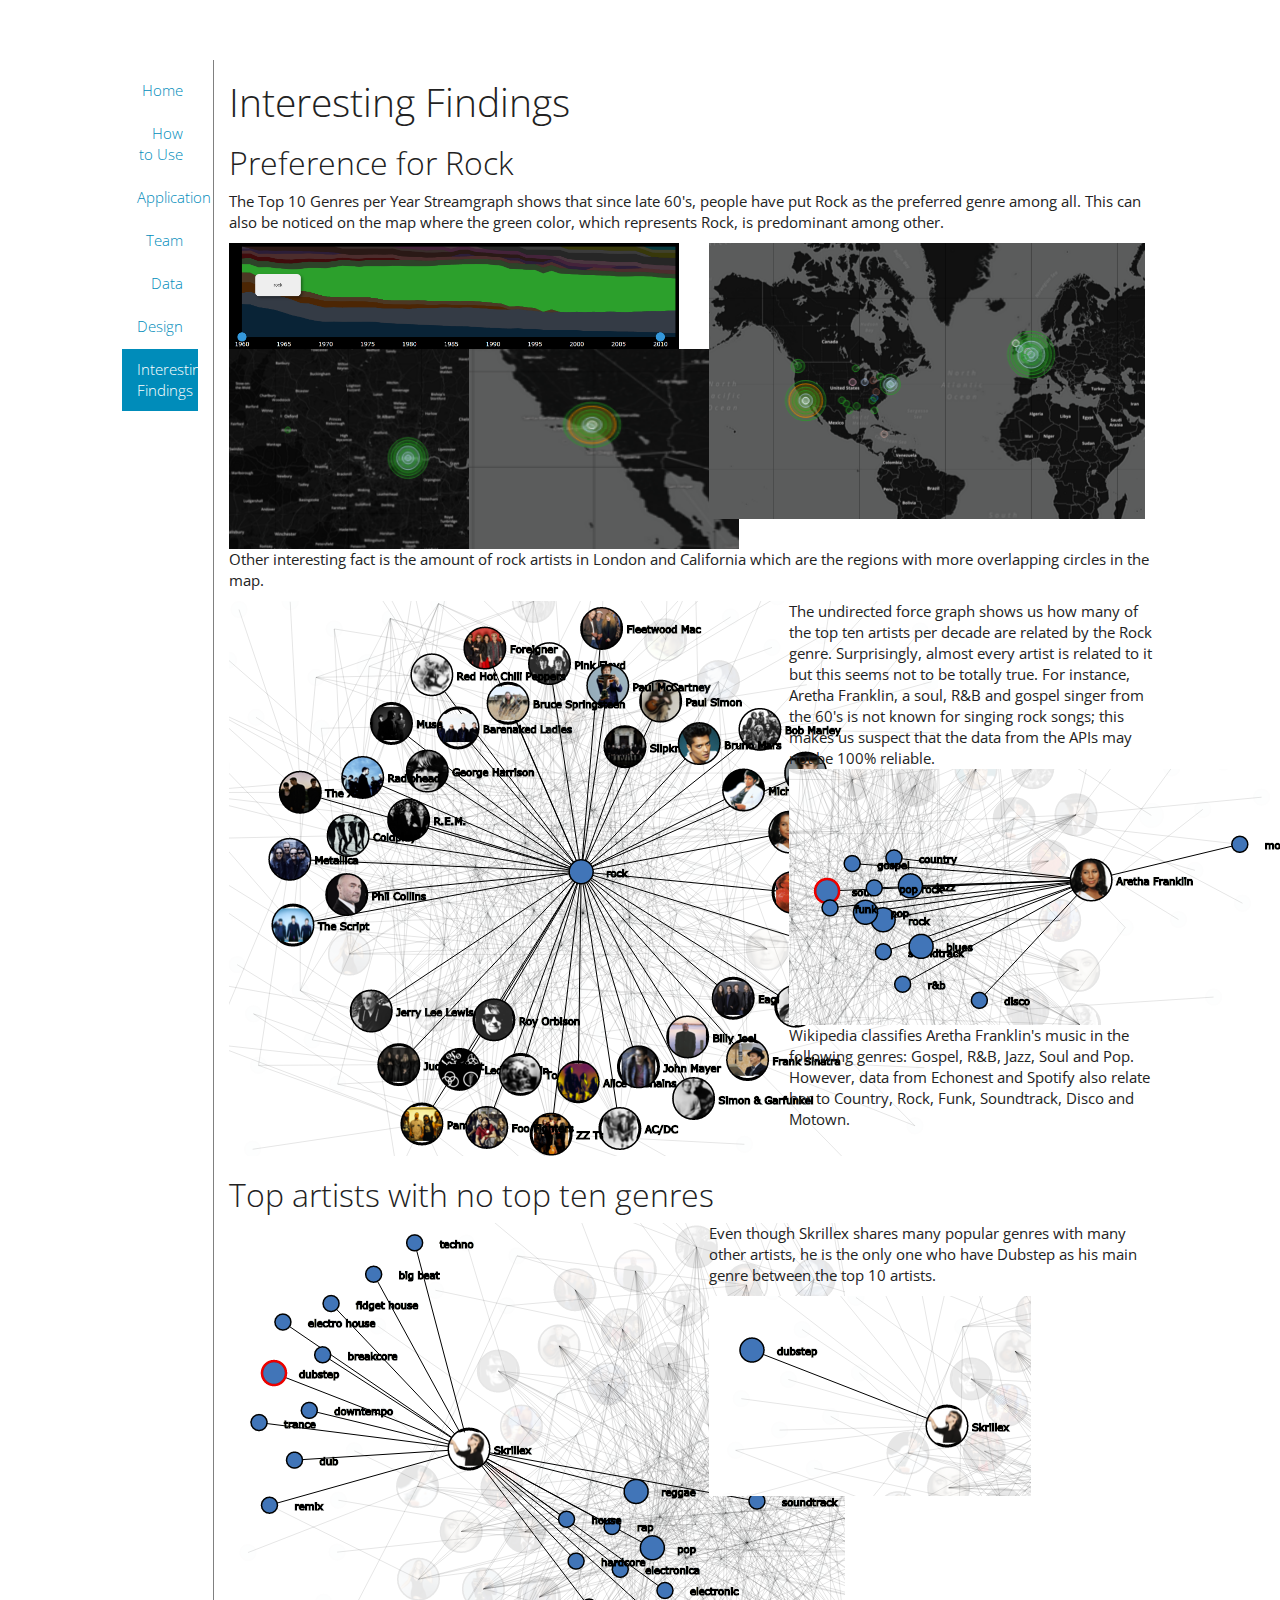
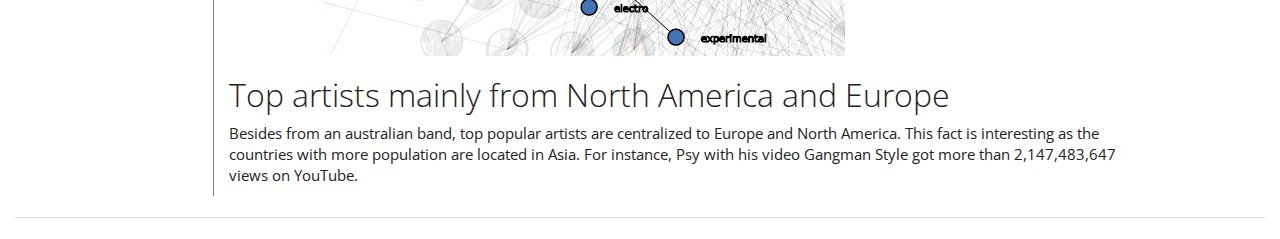
<file: findings.html>
<!-- index.html -->
<!doctype html>
<html lang="en">

<head>
    <meta charset="UTF-8">
    <title>CS 424 - Project #3</title>

    <!-- CSS -->
    <link rel="stylesheet" href="css/bootstrap.min.css">
    <link rel="stylesheet" href="css/style.css">
    <!-- custom styles -->
</head>

<body>
    <!-- Body Portion -->
    
      <div class="container-fluid">
        <div class="row">
            <div class="col-md-1 col-md-offset-1 text-left">
                <ul class="nav nav-pills nav-stacked text-right">
                    <li><a href="index.html">Home</a></li>
                    <li><a href="howto.html">How to Use</a></li> 
                    <li><a href="app/">Application</a></li>
                    <li><a href="about.html">Team</a></li>
                    <li><a href="data.html">Data</a></li>
                    <li><a href="design.html">Design</a></li>
                    <li class="active"><a href="findings.html">Interesting Findings</a></li>
                </ul>
            </div>
            
            <div class="col-md-10 rowContainer">
                <h1>Interesting Findings</h1>

				<h2>Preference for Rock</h2>
                <p>
                    The Top 10 Genres per Year Streamgraph shows that since late 60's, people have put Rock as the
                    preferred genre among all. This can also be noticed on the map where the green color, which
                    represents Rock, is predominant among other.
                </p>

                <div class="row">
                    <div class="col-lg-6">
                        <img src="./how_to/stream_hover.PNG" width="100%" height="100%" alt="Streamgraph">

                        <br/>
                        <div class="row">
                            <div class="col-lg-6">
                                <img src="./resources/findings/findings-london.png" width="270px" height="200px">
                            </div>
                            <div class="col-lg-6">
                                <img src="./resources/findings/findings-cali.png" width="270px" height="200px">
                            </div>
                        </div>
                    </div>
                    <div class="col-lg-6">
                        <img src="./resources/findings/findings-world.png" alt="World preference">
                    </div>
                </div>

                <p>
                    Other interesting fact is the amount of rock artists in London and California which are the regions
                    with more overlapping circles in the map.
                </p>

                <div class="row">
                    <div class="col-lg-7">
                        <img src="./resources/findings/findings-rock.png" alt="forcegraph rock">
                    </div>
                    <div class="col-lg-5">
                        The undirected force graph shows us how many of the top ten artists per decade are related by
                        the Rock genre. Surprisingly, almost every artist is related to it but this seems not to be
                        totally true. For instance, Aretha Franklin, a soul, R&B and gospel singer from the 60's is not
                        known for singing rock songs; this makes us suspect that the data from the APIs may not be
                        100% reliable.

                        <img src="./resources/findings/findings-aretha.png" alt="forcegraph rock">
                        Wikipedia classifies Aretha Franklin's music in the following genres: Gospel, R&B, Jazz, Soul
                        and Pop. However, data from Echonest and Spotify also relate her to Country, Rock, Funk,
                        Soundtrack, Disco and Motown.
                    </div>
                </div>

                <h2>Top artists with no top ten genres</h2>
                <div class="row">
                    <div class="col-lg-6">
                        <img src="./resources/findings/findings-skrillex1.png">
                    </div>
                    <div class="col-lg-6">
                        <p>
                            Even though Skrillex shares many popular genres with many other artists, he is the only one
                            who have Dubstep as his main genre between the top 10 artists.
                        </p>
                        <img src="./resources/findings/findings-skrillex2.png">
                    </div>
                </div>

                <h2>Top artists mainly from North America and Europe</h2>
                <P>Besides from an australian band, top popular artists are centralized to Europe and North America.
                    This fact is interesting as the countries with more population are located in Asia. For instance,
                    Psy with his video Gangman Style got more than 2,147,483,647 views on YouTube.
                </P>

            </div>
        </div>

        <hr>
        <footer class="text-center">
            <h5></h5>
        </footer>
    </div>
    <script src="js/jquery-2.1.4.min.js"></script>
    <script src="js/bootstrap.min.js"></script>
</body>

</html>
</file>
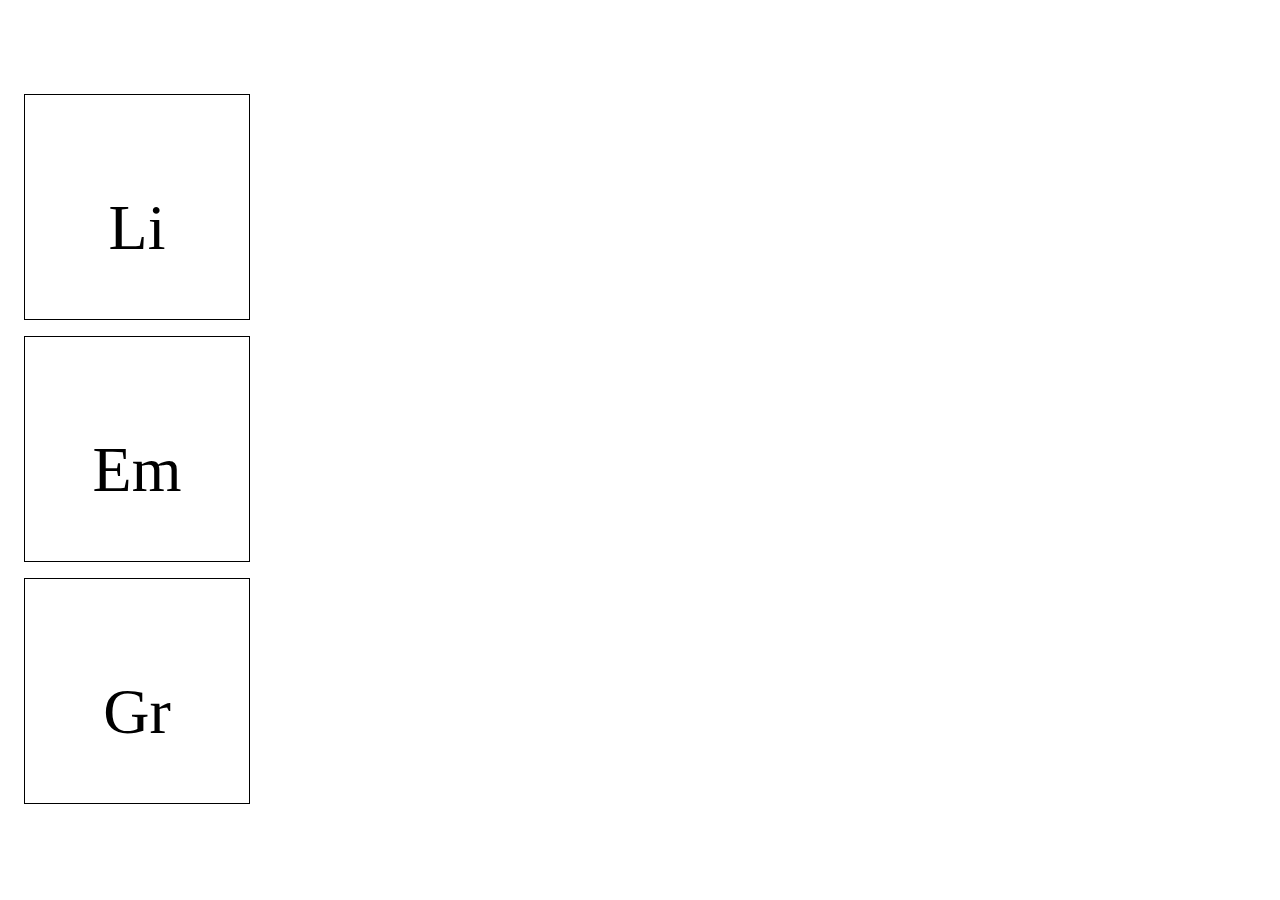
<file: samples/artistart.html>
<!-- index.html -->
<!doctype html>
<html lang="en">

<head>
    <meta charset="UTF-8">
    <title>CS 424 - Project #3</title>

    <!-- CSS -->
    <link rel="stylesheet" href="../css/style.css">
    <!-- custom styles -->
</head>

<body>
    <!-- Body Portion -->
    
    <div class="container-fluid">
		<div id="artist_1"></div>
    </div>
    <script src="../js/jquery-2.1.4.min.js"></script>
    <script src="../js/bootstrap.min.js"></script>
	<script src="../js/artistart.js"></script>
	<script type="text/javascript">
		var a = new ArtistArt("Linkin Park", "#artist_1");
		a.setArt();
		var b = new ArtistArt("Eminem", "#artist_1");
		b.setArt();
		var c = new ArtistArt("Green Day", "#artist_1");
		c.setArt();
	</script>
</body>

</html>
</file>
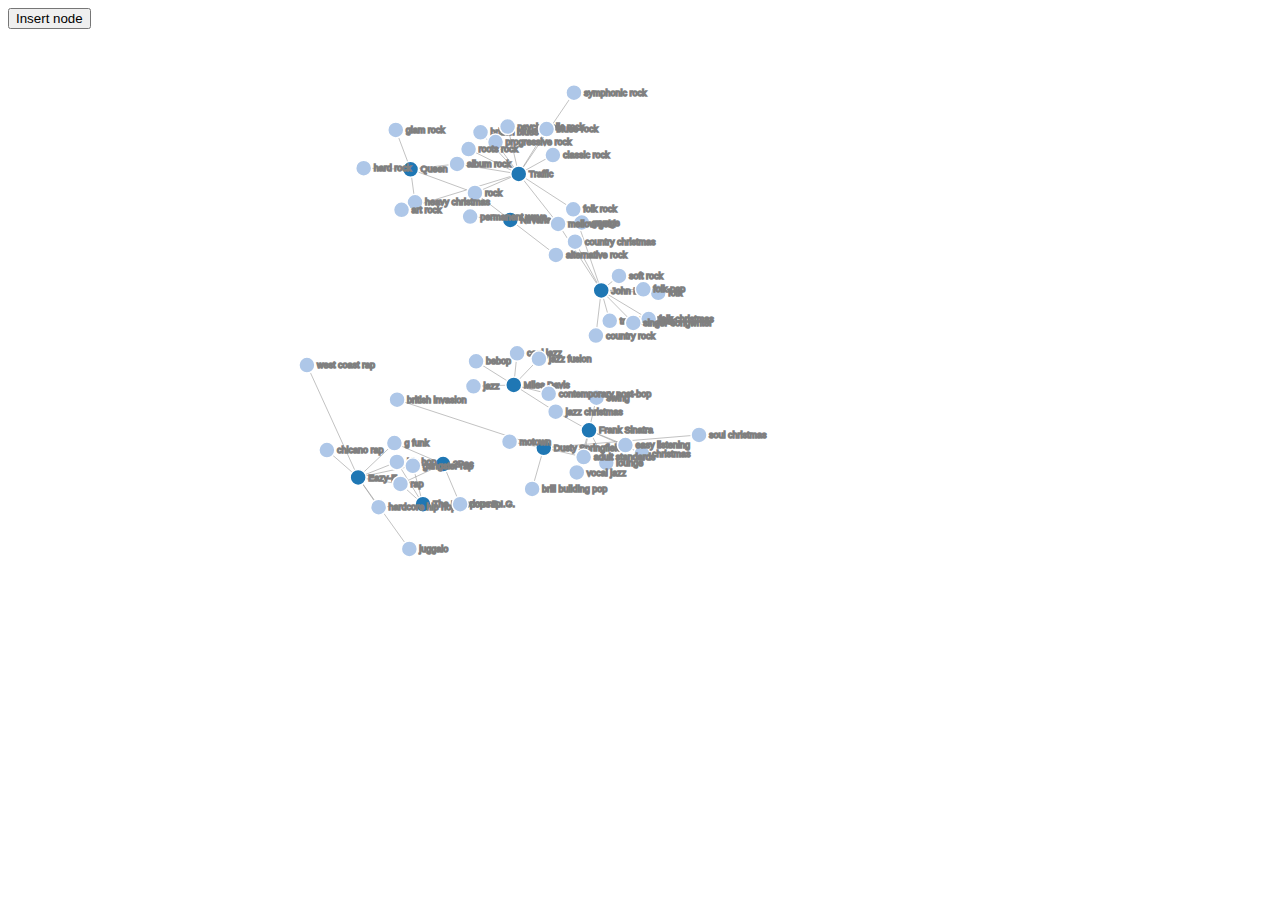
<file: samples/force-layout-2.html>
<!DOCTYPE html>
<html lang="en">
<head>
    <meta charset="UTF-8">
    <title>Force Graph Layout</title>

    <script src="../js/jquery-2.1.4.min.js"></script>
    <script src="../js/d3.min.js" charset="utf-8"></script>
    <script src="sample_artists.json" charset="utf-8"></script>
    <style>
        .node {
            stroke: #fff;
            stroke-width: 1.5px;
        }
        .link {
            stroke: #999;
            stroke-opacity: .6;
        }
        .d3-tip {
            line-height: 1;
            color: black;
        }
        .node text {
            font: 9px helvetica;
        }
    </style>
</head>
<body>
    <form>
        <input type="button" value="Insert node" onclick="insertNode()"/>
    </form>

    <script>
        function insertNode(){
            var node = {};
            node.name = "ABCDE";
            node.id = "ABCDE";
            node.type = "artist";
            node.group = 3;

            var link = {};
            link.source = nodes.length;
            link.target = 0;

            data.nodes.push(node);
            data.links.push(link);

            restart();
        }

        function getIndexGenreInNodes(nodes, genre){
            var index = -1;
            for (var i = 0; i < nodes.length; i++){
                if (nodes[i].type == "genre" && nodes[i].name == genre) return i;
            };
            return index;
        }

        var artistsData = data.response.artists;
        var artists = [];

        for (var i = 0; i < artistsData.length; i++){
            var artist = {};
            artist.name = artistsData[i].name;
            artist.id = artistsData[i].id;
            artist.type = "artist";
            artist.genres = artistsData[i].genres;
            artist.group = 1;
            artists.push(artist);
        }

        var genres = [];
        for (var i = 0; i < artistsData.length; i++){
            for (var j = 0; j < artistsData[i].genres.length; j++){
                var genre = {};
                genre.name = artistsData[i].genres[j].name;
                genre.id = "";
                genre.type = "genre";
                genre.group = 2;
                if (getIndexGenreInNodes(genres, genre.name) == -1)
                    genres.push(genre);
            }
        }

        var nodes = [];
        for (var i = 0; i < artists.length; i++) nodes.push(artists[i]);
        for (var i = 0; i < genres.length; i++) nodes.push(genres[i]);

        var links = [];
        for (var i = 0; i < artists.length; i++){
            for (var j = 0; j < artists[i].genres.length; j++){
                var link = {};
                link.source = i;
                link.target = getIndexGenreInNodes(nodes,artists[i].genres[j].name);
                if (link.target > -1) links.push(link);
            }
        }

        var data = {};
        data.nodes = nodes;
        data.links = links;

        var width = 1000, height = 600;
        var padding = 1, radius = 8;

        function collide(alpha) {
            var quadtree = d3.geom.quadtree(data.nodes);
            return function(d) {
                var rb = 2*radius + padding,
                        nx1 = d.x - rb,
                        nx2 = d.x + rb,
                        ny1 = d.y - rb,
                        ny2 = d.y + rb;
                quadtree.visit(function(quad, x1, y1, x2, y2) {
                    if (quad.point && (quad.point !== d)) {
                        var x = d.x - quad.point.x,
                                y = d.y - quad.point.y,
                                l = Math.sqrt(x * x + y * y);
                        if (l < rb) {
                            l = (l - rb) / l * alpha;
                            d.x -= x *= l;
                            d.y -= y *= l;
                            quad.point.x += x;
                            quad.point.y += y;
                        }
                    }
                    return x1 > nx2 || x2 < nx1 || y1 > ny2 || y2 < ny1;
                });
            };
        }

        var node_drag = d3.behavior.drag()
                .on("dragstart", dragstart)
                .on("drag", dragmove)
                .on("dragend", dragend);
        function dragstart(d, i) {
            force.stop() // stops the force auto positioning before you start dragging
        }
        function dragmove(d, i) {
            d.px += d3.event.dx;
            d.py += d3.event.dy;
            d.x += d3.event.dx;
            d.y += d3.event.dy;
        }
        function dragend(d, i) {
            d.fixed = true; // of course set the node to fixed so the force doesn't include the node in its auto positioning stuff
            force.resume();
        }
        function releasenode(d) {
            d.fixed = false; // of course set the node to fixed so the force doesn't include the node in its auto positioning stuff
            //force.resume();
        }

        //Set up the colour scale
        var color = d3.scale.category20();

        //Set up the force layout
        var force = d3.layout.force()
                .charge(-120)
                .linkDistance(30)
                .friction(0.9)
                .size([width, height]);

        //Append a SVG to the body of the html page. Assign this SVG as an object to svg
        var svg = d3.select("body").append("svg")
                .attr("width", width)
                .attr("height", height);

        //Creates the graph data structure out of the json data
        force.nodes(data.nodes)
                .links(data.links)
                .start();

        //Create all the line svgs but without locations yet
        var link = svg.selectAll(".link")
                .data(data.links)
                .enter().append("line")
                .attr("class", "link")
                .style("stroke-width", function (d) {
                    return Math.sqrt(d.value);
                });

        //Do the same with the circles for the nodes - no
        var node = svg.selectAll(".node")
                .data(data.nodes)
                .enter().append("g")
                .attr("class", "node")
                .call(force.drag)
                .on('click', connectedNodes)
                .on('dblclick',releasenode)
                .call(node_drag);

        node.append("circle")
                .attr("r", 8)
                .style("fill", function (d) {
                    return color(d.group);
                });
        node.append("text")
                .attr("dx", 10)
                .attr("dy", ".35em")
                .text(function(d) { return d.name })
                .style("stroke", "gray");

        //Now we are giving the SVGs co-ordinates - the force layout is generating the co-ordinates which this
        // code is using to update the attributes of the SVG elements
        force.on("tick", function () {
            link.attr("x1", function (d) {
                        return d.source.x;
                    })
                    .attr("y1", function (d) {
                        return d.source.y;
                    })
                    .attr("x2", function (d) {
                        return d.target.x;
                    })
                    .attr("y2", function (d) {
                        return d.target.y;
                    });

            d3.selectAll("circle").attr("cx", function (d) {
                        return d.x;
                    })
                    .attr("cy", function (d) {
                        return d.y;
                    });
            d3.selectAll("text").attr("x", function (d) {
                        return d.x;
                    })
                    .attr("y", function (d) {
                        return d.y;
                    });
            node.each(collide(0.5)); // prevent collision
        });

        function restart() {
            link = link.data(data.links);
            link.exit().remove();
            link.enter()
                    .insert("line", ".node")
                    .attr("class","link");
            node = node.data(data.nodes);

            var n = nodes.enter().insert("g", ".cursor")
                    .attr("class", "node")
                    .call(force.drag)
                    .on('click', connectedNodes)
                    .on('dblclick',releasenode)
                    .call(node_drag);

            n.append("circle")
                    .attr("r", 8)
                    .style("fill", function (d) {
                        return color(d.group);
                    });
            n.append("text")
                    .attr("dx", 10)
                    .attr("dy", ".35em")
                    .text(function(d) { return d.name })
                    .style("stroke", "gray");

            force.start();
        }

        //Toggle stores whether the highlighting is on
        var toggle = 0;
        //Create an array logging what is connected to what
        var linkedByIndex = {};
        for (i = 0; i < data.nodes.length; i++) {
            linkedByIndex[i + "," + i] = 1;
        };
        data.links.forEach(function (d) {
            linkedByIndex[d.source.index + "," + d.target.index] = 1;
        });

        //This function looks up whether a pair are neighbours
        function neighboring(a, b) {
            return linkedByIndex[a.index + "," + b.index];
        }
        function connectedNodes() {
            if (toggle == 0) {
                //Reduce the opacity of all but the neighbouring nodes
                d = d3.select(this).node().__data__;
                node.style("opacity", function (o) {
                    return neighboring(d, o) | neighboring(o, d) ? 1 : 0.1;
                });
                link.style("opacity", function (o) {
                    return d.index==o.source.index | d.index==o.target.index ? 1 : 0.1;
                });
                //Reduce the op
                toggle = 1;
            } else {
                //Put them back to opacity=1
                node.style("opacity", 1);
                link.style("opacity", 1);
                toggle = 0;
            }
        }


    </script>
</body>
</html>
</file>
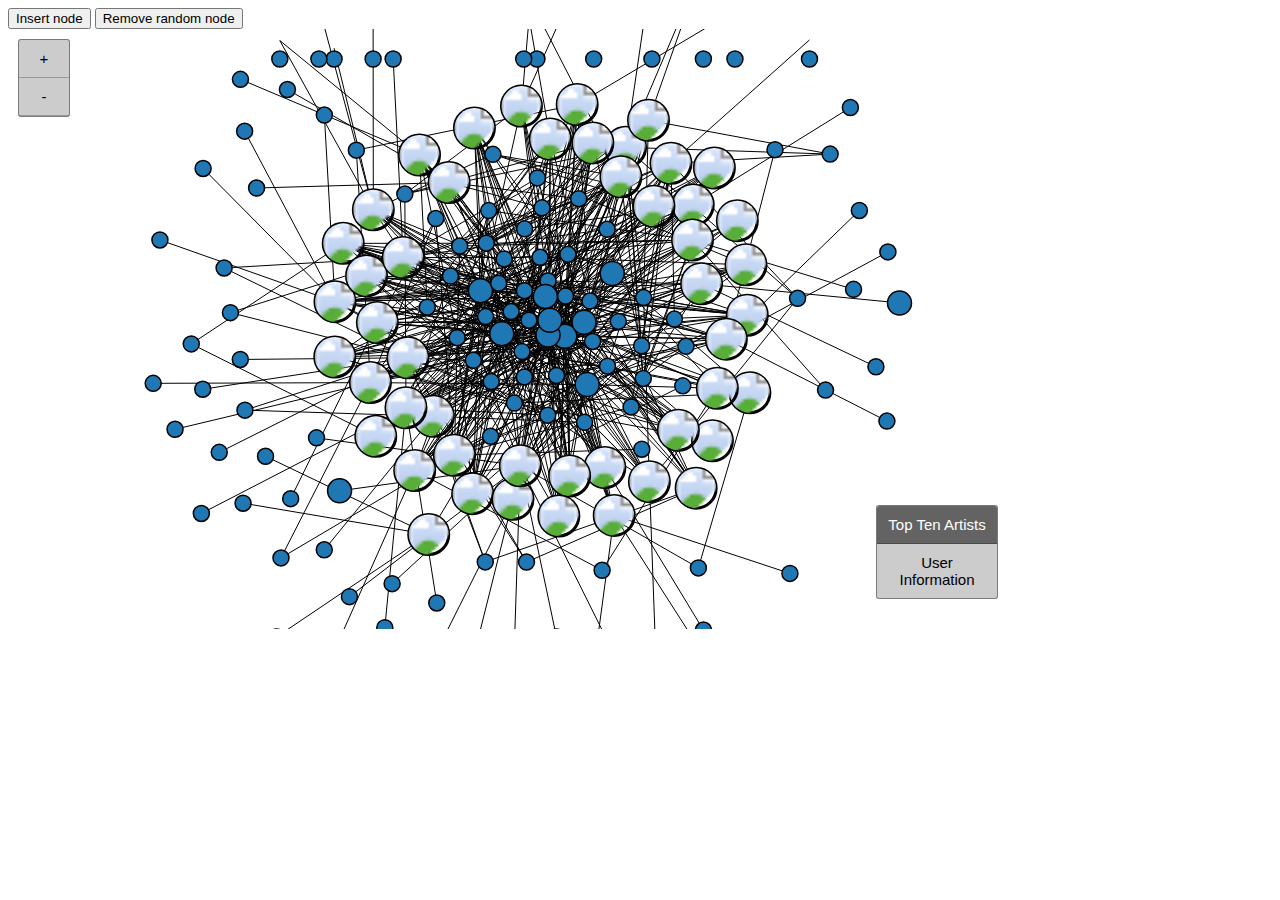
<file: samples/force-layout-3.html>
<!DOCTYPE html>
<html lang="en">
<head>
    <meta charset="UTF-8">
    <title>Force Graph Layout</title>

    <link rel="stylesheet" type="text/css" href="../css/forcegraph.css">

    <script src="../js/jquery-2.1.4.min.js"></script>
    <script src="../js/d3.js" charset="utf-8"></script>
    <script src="sample_artists.json" charset="utf-8"></script>
    <script src="../js/forcegraph.js" charset="utf-8"></script>
    <style>
        #graph{
            width: 1000px;
            height: 600px;
            border-color: black;
            border-width: medium;
        }
    </style>
</head>
<body>
    <form>
        <input type="button" value="Insert node" onclick="insertNode()"/>

        <input type="button" value="Remove random node" onclick="removeRandomNode()"/>
        <div id="graph" style="position: relative"></div>
    </form>

    <script>
        function insertNode(){
            var node = {};
            node.name = "ABCDE";
            node.id = "ABCDE";
            node.type = "artist";
            node.group = 3;

            var link = {};
            link.source = nodes.length;
            link.target = 0;

            data.nodes.push(node);
            data.links.push(link);

            //graph.restart(data);
            graph.addNode(node);
        }

        function removeRandomNode(){
            var i = Math.floor((Math.random() * graph.nodes.length) + 1);   // first ten artists
            var node = graph.nodes[58];

            //data.nodes.splice(artist.index,1);
            //graph.restart(data);
            graph.removeNode(node);
        }

        function getIndexGenreInNodes(nodes, genre){
            var index = -1;
            for (var i = 0; i < nodes.length; i++){
                if (nodes[i].type == "genre" && nodes[i].name == genre) return i;
            };
            return index;
        }

        /*
        var artistsData = data.response.artists;
        var artists = [];

        for (var i = 0; i < artistsData.length; i++){
            var artist = {};
            artist.name = artistsData[i].name;
            artist.id = artistsData[i].id;
            artist.type = "artist";
            artist.genres = artistsData[i].genres;
            artist.group = 1;
            artist.user = artistsData[i].user;
            artist.img = artistsData[i].img;
            artists.push(artist);
        }

        var genres = [];
        for (var i = 0; i < artistsData.length; i++){
            for (var j = 0; j < artistsData[i].genres.length; j++){
                var genre = {};
                genre.name = artistsData[i].genres[j].name;
                genre.id = "";
                genre.type = "genre";
                genre.group = 2;
                if (getIndexGenreInNodes(genres, genre.name) == -1)
                    genres.push(genre);
            }
        }

        var nodes = [];
        for (var i = 0; i < artists.length; i++) nodes.push(artists[i]);
        for (var i = 0; i < genres.length; i++) nodes.push(genres[i]);

        var links = [];
        for (var i = 0; i < artists.length; i++){
            for (var j = 0; j < artists[i].genres.length; j++){
                var link = {};
                link.source = i;
                link.target = getIndexGenreInNodes(nodes,artists[i].genres[j].name);
                if (link.target > -1) links.push(link);
            }
        }

        var data = {};
        data.nodes = nodes;
        data.links = links;*/

        var graph;
        d3.json("../data/top10ArtistsPerDecade1960-2014.json", function(error, data){

            var unique = [];
            for (var i = 0; i < data.length; i++){
                if (!isThere(data[i]))
                    unique.push(data[i]);
            }

            function isThere(artist){
                for (var i = 0; i < unique.length; i++){
                    if (data[i].ArtistName == artist.ArtistName)
                        return true;
                }

                return false;
            }

            graph = new ForceGraph("#graph", 1950, 2010, "#f03b20", "#2b8cbe", "#feb24c", "http://cs424.azurewebsites.net/api/", data);
            graph.init();
        });


    </script>
</body>
</html>
</file>
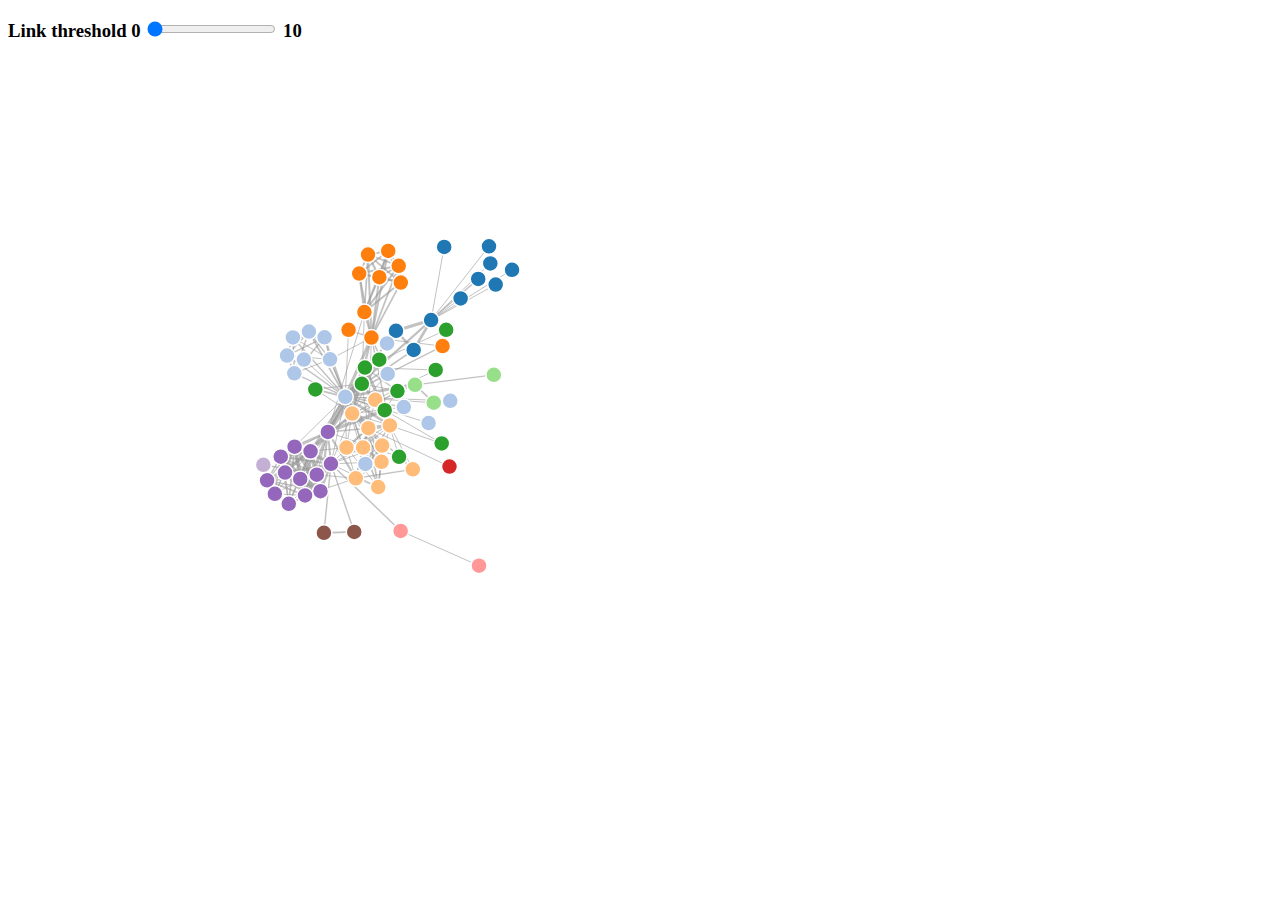
<file: samples/force-layout.html>
<!DOCTYPE html>
<html lang="en">
<head>
    <meta charset="UTF-8">
    <title>Force Graph Layout</title>

    <script src="../js/jquery-2.1.4.min.js"></script>
    <script src="../js/d3.min.js" charset="utf-8"></script>
    <style>
        .node {
            stroke: #fff;
            stroke-width: 1.5px;
        }
        .link {
            stroke: #999;
            stroke-opacity: .6;
        }
        .d3-tip {
            line-height: 1;
            color: black;
        }
    </style>
</head>
<body>
    <form>
        <h3> Link threshold 0 <input type="range" id="thersholdSlider" name="points" value = 0 min="0" max="10"
                                     onchange="threshold(this.value)"> 10 </h3>
    </form>
    <script type="application/json" id="mis">
        {
            "nodes": [{
                "name": "Myriel",
                "group": 1
            }, {
                "name": "Napoleon",
                "group": 1
            }, {
                "name": "Mlle.Baptistine",
                "group": 1
            }, {
                "name": "Mme.Magloire",
                "group": 1
            }, {
                "name": "CountessdeLo",
                "group": 1
            }, {
                "name": "Geborand",
                "group": 1
            }, {
                "name": "Champtercier",
                "group": 1
            }, {
                "name": "Cravatte",
                "group": 1
            }, {
                "name": "Count",
                "group": 1
            }, {
                "name": "OldMan",
                "group": 1
            }, {
                "name": "Labarre",
                "group": 2
            }, {
                "name": "Valjean",
                "group": 2
            }, {
                "name": "Marguerite",
                "group": 3
            }, {
                "name": "Mme.deR",
                "group": 2
            }, {
                "name": "Isabeau",
                "group": 2
            }, {
                "name": "Gervais",
                "group": 2
            }, {
                "name": "Tholomyes",
                "group": 3
            }, {
                "name": "Listolier",
                "group": 3
            }, {
                "name": "Fameuil",
                "group": 3
            }, {
                "name": "Blacheville",
                "group": 3
            }, {
                "name": "Favourite",
                "group": 3
            }, {
                "name": "Dahlia",
                "group": 3
            }, {
                "name": "Zephine",
                "group": 3
            }, {
                "name": "Fantine",
                "group": 3
            }, {
                "name": "Mme.Thenardier",
                "group": 4
            }, {
                "name": "Thenardier",
                "group": 4
            }, {
                "name": "Cosette",
                "group": 5
            }, {
                "name": "Javert",
                "group": 4
            }, {
                "name": "Fauchelevent",
                "group": 0
            }, {
                "name": "Bamatabois",
                "group": 2
            }, {
                "name": "Perpetue",
                "group": 3
            }, {
                "name": "Simplice",
                "group": 2
            }, {
                "name": "Scaufflaire",
                "group": 2
            }, {
                "name": "Woman1",
                "group": 2
            }, {
                "name": "Judge",
                "group": 2
            }, {
                "name": "Champmathieu",
                "group": 2
            }, {
                "name": "Brevet",
                "group": 2
            }, {
                "name": "Chenildieu",
                "group": 2
            }, {
                "name": "Cochepaille",
                "group": 2
            }, {
                "name": "Pontmercy",
                "group": 4
            }, {
                "name": "Boulatruelle",
                "group": 6
            }, {
                "name": "Eponine",
                "group": 4
            }, {
                "name": "Anzelma",
                "group": 4
            }, {
                "name": "Woman2",
                "group": 5
            }, {
                "name": "MotherInnocent",
                "group": 0
            }, {
                "name": "Gribier",
                "group": 0
            }, {
                "name": "Jondrette",
                "group": 7
            }, {
                "name": "Mme.Burgon",
                "group": 7
            }, {
                "name": "Gavroche",
                "group": 8
            }, {
                "name": "Gillenormand",
                "group": 5
            }, {
                "name": "Magnon",
                "group": 5
            }, {
                "name": "Mlle.Gillenormand",
                "group": 5
            }, {
                "name": "Mme.Pontmercy",
                "group": 5
            }, {
                "name": "Mlle.Vaubois",
                "group": 5
            }, {
                "name": "Lt.Gillenormand",
                "group": 5
            }, {
                "name": "Marius",
                "group": 8
            }, {
                "name": "BaronessT",
                "group": 5
            }, {
                "name": "Mabeuf",
                "group": 8
            }, {
                "name": "Enjolras",
                "group": 8
            }, {
                "name": "Combeferre",
                "group": 8
            }, {
                "name": "Prouvaire",
                "group": 8
            }, {
                "name": "Feuilly",
                "group": 8
            }, {
                "name": "Courfeyrac",
                "group": 8
            }, {
                "name": "Bahorel",
                "group": 8
            }, {
                "name": "Bossuet",
                "group": 8
            }, {
                "name": "Joly",
                "group": 8
            }, {
                "name": "Grantaire",
                "group": 8
            }, {
                "name": "MotherPlutarch",
                "group": 9
            }, {
                "name": "Gueulemer",
                "group": 4
            }, {
                "name": "Babet",
                "group": 4
            }, {
                "name": "Claquesous",
                "group": 4
            }, {
                "name": "Montparnasse",
                "group": 4
            }, {
                "name": "Toussaint",
                "group": 5
            }, {
                "name": "Child1",
                "group": 10
            }, {
                "name": "Child2",
                "group": 10
            }, {
                "name": "Brujon",
                "group": 4
            }, {
                "name": "Mme.Hucheloup",
                "group": 8
            }],
            "links": [{
                "source": 1,
                "target": 0,
                "value": 1
            }, {
                "source": 2,
                "target": 0,
                "value": 8
            }, {
                "source": 3,
                "target": 0,
                "value": 10
            }, {
                "source": 3,
                "target": 2,
                "value": 6
            }, {
                "source": 4,
                "target": 0,
                "value": 1
            }, {
                "source": 5,
                "target": 0,
                "value": 1
            }, {
                "source": 6,
                "target": 0,
                "value": 1
            }, {
                "source": 7,
                "target": 0,
                "value": 1
            }, {
                "source": 8,
                "target": 0,
                "value": 2
            }, {
                "source": 9,
                "target": 0,
                "value": 1
            }, {
                "source": 11,
                "target": 10,
                "value": 1
            }, {
                "source": 11,
                "target": 3,
                "value": 3
            }, {
                "source": 11,
                "target": 2,
                "value": 3
            }, {
                "source": 11,
                "target": 0,
                "value": 5
            }, {
                "source": 12,
                "target": 11,
                "value": 1
            }, {
                "source": 13,
                "target": 11,
                "value": 1
            }, {
                "source": 14,
                "target": 11,
                "value": 1
            }, {
                "source": 15,
                "target": 11,
                "value": 1
            }, {
                "source": 17,
                "target": 16,
                "value": 4
            }, {
                "source": 18,
                "target": 16,
                "value": 4
            }, {
                "source": 18,
                "target": 17,
                "value": 4
            }, {
                "source": 19,
                "target": 16,
                "value": 4
            }, {
                "source": 19,
                "target": 17,
                "value": 4
            }, {
                "source": 19,
                "target": 18,
                "value": 4
            }, {
                "source": 20,
                "target": 16,
                "value": 3
            }, {
                "source": 20,
                "target": 17,
                "value": 3
            }, {
                "source": 20,
                "target": 18,
                "value": 3
            }, {
                "source": 20,
                "target": 19,
                "value": 4
            }, {
                "source": 21,
                "target": 16,
                "value": 3
            }, {
                "source": 21,
                "target": 17,
                "value": 3
            }, {
                "source": 21,
                "target": 18,
                "value": 3
            }, {
                "source": 21,
                "target": 19,
                "value": 3
            }, {
                "source": 21,
                "target": 20,
                "value": 5
            }, {
                "source": 22,
                "target": 16,
                "value": 3
            }, {
                "source": 22,
                "target": 17,
                "value": 3
            }, {
                "source": 22,
                "target": 18,
                "value": 3
            }, {
                "source": 22,
                "target": 19,
                "value": 3
            }, {
                "source": 22,
                "target": 20,
                "value": 4
            }, {
                "source": 22,
                "target": 21,
                "value": 4
            }, {
                "source": 23,
                "target": 16,
                "value": 3
            }, {
                "source": 23,
                "target": 17,
                "value": 3
            }, {
                "source": 23,
                "target": 18,
                "value": 3
            }, {
                "source": 23,
                "target": 19,
                "value": 3
            }, {
                "source": 23,
                "target": 20,
                "value": 4
            }, {
                "source": 23,
                "target": 21,
                "value": 4
            }, {
                "source": 23,
                "target": 22,
                "value": 4
            }, {
                "source": 23,
                "target": 12,
                "value": 2
            }, {
                "source": 23,
                "target": 11,
                "value": 9
            }, {
                "source": 24,
                "target": 23,
                "value": 2
            }, {
                "source": 24,
                "target": 11,
                "value": 7
            }, {
                "source": 25,
                "target": 24,
                "value": 13
            }, {
                "source": 25,
                "target": 23,
                "value": 1
            }, {
                "source": 25,
                "target": 11,
                "value": 12
            }, {
                "source": 26,
                "target": 24,
                "value": 4
            }, {
                "source": 26,
                "target": 11,
                "value": 31
            }, {
                "source": 26,
                "target": 16,
                "value": 1
            }, {
                "source": 26,
                "target": 25,
                "value": 1
            }, {
                "source": 27,
                "target": 11,
                "value": 17
            }, {
                "source": 27,
                "target": 23,
                "value": 5
            }, {
                "source": 27,
                "target": 25,
                "value": 5
            }, {
                "source": 27,
                "target": 24,
                "value": 1
            }, {
                "source": 27,
                "target": 26,
                "value": 1
            }, {
                "source": 28,
                "target": 11,
                "value": 8
            }, {
                "source": 28,
                "target": 27,
                "value": 1
            }, {
                "source": 29,
                "target": 23,
                "value": 1
            }, {
                "source": 29,
                "target": 27,
                "value": 1
            }, {
                "source": 29,
                "target": 11,
                "value": 2
            }, {
                "source": 30,
                "target": 23,
                "value": 1
            }, {
                "source": 31,
                "target": 30,
                "value": 2
            }, {
                "source": 31,
                "target": 11,
                "value": 3
            }, {
                "source": 31,
                "target": 23,
                "value": 2
            }, {
                "source": 31,
                "target": 27,
                "value": 1
            }, {
                "source": 32,
                "target": 11,
                "value": 1
            }, {
                "source": 33,
                "target": 11,
                "value": 2
            }, {
                "source": 33,
                "target": 27,
                "value": 1
            }, {
                "source": 34,
                "target": 11,
                "value": 3
            }, {
                "source": 34,
                "target": 29,
                "value": 2
            }, {
                "source": 35,
                "target": 11,
                "value": 3
            }, {
                "source": 35,
                "target": 34,
                "value": 3
            }, {
                "source": 35,
                "target": 29,
                "value": 2
            }, {
                "source": 36,
                "target": 34,
                "value": 2
            }, {
                "source": 36,
                "target": 35,
                "value": 2
            }, {
                "source": 36,
                "target": 11,
                "value": 2
            }, {
                "source": 36,
                "target": 29,
                "value": 1
            }, {
                "source": 37,
                "target": 34,
                "value": 2
            }, {
                "source": 37,
                "target": 35,
                "value": 2
            }, {
                "source": 37,
                "target": 36,
                "value": 2
            }, {
                "source": 37,
                "target": 11,
                "value": 2
            }, {
                "source": 37,
                "target": 29,
                "value": 1
            }, {
                "source": 38,
                "target": 34,
                "value": 2
            }, {
                "source": 38,
                "target": 35,
                "value": 2
            }, {
                "source": 38,
                "target": 36,
                "value": 2
            }, {
                "source": 38,
                "target": 37,
                "value": 2
            }, {
                "source": 38,
                "target": 11,
                "value": 2
            }, {
                "source": 38,
                "target": 29,
                "value": 1
            }, {
                "source": 39,
                "target": 25,
                "value": 1
            }, {
                "source": 40,
                "target": 25,
                "value": 1
            }, {
                "source": 41,
                "target": 24,
                "value": 2
            }, {
                "source": 41,
                "target": 25,
                "value": 3
            }, {
                "source": 42,
                "target": 41,
                "value": 2
            }, {
                "source": 42,
                "target": 25,
                "value": 2
            }, {
                "source": 42,
                "target": 24,
                "value": 1
            }, {
                "source": 43,
                "target": 11,
                "value": 3
            }, {
                "source": 43,
                "target": 26,
                "value": 1
            }, {
                "source": 43,
                "target": 27,
                "value": 1
            }, {
                "source": 44,
                "target": 28,
                "value": 3
            }, {
                "source": 44,
                "target": 11,
                "value": 1
            }, {
                "source": 45,
                "target": 28,
                "value": 2
            }, {
                "source": 47,
                "target": 46,
                "value": 1
            }, {
                "source": 48,
                "target": 47,
                "value": 2
            }, {
                "source": 48,
                "target": 25,
                "value": 1
            }, {
                "source": 48,
                "target": 27,
                "value": 1
            }, {
                "source": 48,
                "target": 11,
                "value": 1
            }, {
                "source": 49,
                "target": 26,
                "value": 3
            }, {
                "source": 49,
                "target": 11,
                "value": 2
            }, {
                "source": 50,
                "target": 49,
                "value": 1
            }, {
                "source": 50,
                "target": 24,
                "value": 1
            }, {
                "source": 51,
                "target": 49,
                "value": 9
            }, {
                "source": 51,
                "target": 26,
                "value": 2
            }, {
                "source": 51,
                "target": 11,
                "value": 2
            }, {
                "source": 52,
                "target": 51,
                "value": 1
            }, {
                "source": 52,
                "target": 39,
                "value": 1
            }, {
                "source": 53,
                "target": 51,
                "value": 1
            }, {
                "source": 54,
                "target": 51,
                "value": 2
            }, {
                "source": 54,
                "target": 49,
                "value": 1
            }, {
                "source": 54,
                "target": 26,
                "value": 1
            }, {
                "source": 55,
                "target": 51,
                "value": 6
            }, {
                "source": 55,
                "target": 49,
                "value": 12
            }, {
                "source": 55,
                "target": 39,
                "value": 1
            }, {
                "source": 55,
                "target": 54,
                "value": 1
            }, {
                "source": 55,
                "target": 26,
                "value": 21
            }, {
                "source": 55,
                "target": 11,
                "value": 19
            }, {
                "source": 55,
                "target": 16,
                "value": 1
            }, {
                "source": 55,
                "target": 25,
                "value": 2
            }, {
                "source": 55,
                "target": 41,
                "value": 5
            }, {
                "source": 55,
                "target": 48,
                "value": 4
            }, {
                "source": 56,
                "target": 49,
                "value": 1
            }, {
                "source": 56,
                "target": 55,
                "value": 1
            }, {
                "source": 57,
                "target": 55,
                "value": 1
            }, {
                "source": 57,
                "target": 41,
                "value": 1
            }, {
                "source": 57,
                "target": 48,
                "value": 1
            }, {
                "source": 58,
                "target": 55,
                "value": 7
            }, {
                "source": 58,
                "target": 48,
                "value": 7
            }, {
                "source": 58,
                "target": 27,
                "value": 6
            }, {
                "source": 58,
                "target": 57,
                "value": 1
            }, {
                "source": 58,
                "target": 11,
                "value": 4
            }, {
                "source": 59,
                "target": 58,
                "value": 15
            }, {
                "source": 59,
                "target": 55,
                "value": 5
            }, {
                "source": 59,
                "target": 48,
                "value": 6
            }, {
                "source": 59,
                "target": 57,
                "value": 2
            }, {
                "source": 60,
                "target": 48,
                "value": 1
            }, {
                "source": 60,
                "target": 58,
                "value": 4
            }, {
                "source": 60,
                "target": 59,
                "value": 2
            }, {
                "source": 61,
                "target": 48,
                "value": 2
            }, {
                "source": 61,
                "target": 58,
                "value": 6
            }, {
                "source": 61,
                "target": 60,
                "value": 2
            }, {
                "source": 61,
                "target": 59,
                "value": 5
            }, {
                "source": 61,
                "target": 57,
                "value": 1
            }, {
                "source": 61,
                "target": 55,
                "value": 1
            }, {
                "source": 62,
                "target": 55,
                "value": 9
            }, {
                "source": 62,
                "target": 58,
                "value": 17
            }, {
                "source": 62,
                "target": 59,
                "value": 13
            }, {
                "source": 62,
                "target": 48,
                "value": 7
            }, {
                "source": 62,
                "target": 57,
                "value": 2
            }, {
                "source": 62,
                "target": 41,
                "value": 1
            }, {
                "source": 62,
                "target": 61,
                "value": 6
            }, {
                "source": 62,
                "target": 60,
                "value": 3
            }, {
                "source": 63,
                "target": 59,
                "value": 5
            }, {
                "source": 63,
                "target": 48,
                "value": 5
            }, {
                "source": 63,
                "target": 62,
                "value": 6
            }, {
                "source": 63,
                "target": 57,
                "value": 2
            }, {
                "source": 63,
                "target": 58,
                "value": 4
            }, {
                "source": 63,
                "target": 61,
                "value": 3
            }, {
                "source": 63,
                "target": 60,
                "value": 2
            }, {
                "source": 63,
                "target": 55,
                "value": 1
            }, {
                "source": 64,
                "target": 55,
                "value": 5
            }, {
                "source": 64,
                "target": 62,
                "value": 12
            }, {
                "source": 64,
                "target": 48,
                "value": 5
            }, {
                "source": 64,
                "target": 63,
                "value": 4
            }, {
                "source": 64,
                "target": 58,
                "value": 10
            }, {
                "source": 64,
                "target": 61,
                "value": 6
            }, {
                "source": 64,
                "target": 60,
                "value": 2
            }, {
                "source": 64,
                "target": 59,
                "value": 9
            }, {
                "source": 64,
                "target": 57,
                "value": 1
            }, {
                "source": 64,
                "target": 11,
                "value": 1
            }, {
                "source": 65,
                "target": 63,
                "value": 5
            }, {
                "source": 65,
                "target": 64,
                "value": 7
            }, {
                "source": 65,
                "target": 48,
                "value": 3
            }, {
                "source": 65,
                "target": 62,
                "value": 5
            }, {
                "source": 65,
                "target": 58,
                "value": 5
            }, {
                "source": 65,
                "target": 61,
                "value": 5
            }, {
                "source": 65,
                "target": 60,
                "value": 2
            }, {
                "source": 65,
                "target": 59,
                "value": 5
            }, {
                "source": 65,
                "target": 57,
                "value": 1
            }, {
                "source": 65,
                "target": 55,
                "value": 2
            }, {
                "source": 66,
                "target": 64,
                "value": 3
            }, {
                "source": 66,
                "target": 58,
                "value": 3
            }, {
                "source": 66,
                "target": 59,
                "value": 1
            }, {
                "source": 66,
                "target": 62,
                "value": 2
            }, {
                "source": 66,
                "target": 65,
                "value": 2
            }, {
                "source": 66,
                "target": 48,
                "value": 1
            }, {
                "source": 66,
                "target": 63,
                "value": 1
            }, {
                "source": 66,
                "target": 61,
                "value": 1
            }, {
                "source": 66,
                "target": 60,
                "value": 1
            }, {
                "source": 67,
                "target": 57,
                "value": 3
            }, {
                "source": 68,
                "target": 25,
                "value": 5
            }, {
                "source": 68,
                "target": 11,
                "value": 1
            }, {
                "source": 68,
                "target": 24,
                "value": 1
            }, {
                "source": 68,
                "target": 27,
                "value": 1
            }, {
                "source": 68,
                "target": 48,
                "value": 1
            }, {
                "source": 68,
                "target": 41,
                "value": 1
            }, {
                "source": 69,
                "target": 25,
                "value": 6
            }, {
                "source": 69,
                "target": 68,
                "value": 6
            }, {
                "source": 69,
                "target": 11,
                "value": 1
            }, {
                "source": 69,
                "target": 24,
                "value": 1
            }, {
                "source": 69,
                "target": 27,
                "value": 2
            }, {
                "source": 69,
                "target": 48,
                "value": 1
            }, {
                "source": 69,
                "target": 41,
                "value": 1
            }, {
                "source": 70,
                "target": 25,
                "value": 4
            }, {
                "source": 70,
                "target": 69,
                "value": 4
            }, {
                "source": 70,
                "target": 68,
                "value": 4
            }, {
                "source": 70,
                "target": 11,
                "value": 1
            }, {
                "source": 70,
                "target": 24,
                "value": 1
            }, {
                "source": 70,
                "target": 27,
                "value": 1
            }, {
                "source": 70,
                "target": 41,
                "value": 1
            }, {
                "source": 70,
                "target": 58,
                "value": 1
            }, {
                "source": 71,
                "target": 27,
                "value": 1
            }, {
                "source": 71,
                "target": 69,
                "value": 2
            }, {
                "source": 71,
                "target": 68,
                "value": 2
            }, {
                "source": 71,
                "target": 70,
                "value": 2
            }, {
                "source": 71,
                "target": 11,
                "value": 1
            }, {
                "source": 71,
                "target": 48,
                "value": 1
            }, {
                "source": 71,
                "target": 41,
                "value": 1
            }, {
                "source": 71,
                "target": 25,
                "value": 1
            }, {
                "source": 72,
                "target": 26,
                "value": 2
            }, {
                "source": 72,
                "target": 27,
                "value": 1
            }, {
                "source": 72,
                "target": 11,
                "value": 1
            }, {
                "source": 73,
                "target": 48,
                "value": 2
            }, {
                "source": 74,
                "target": 48,
                "value": 2
            }, {
                "source": 74,
                "target": 73,
                "value": 3
            }, {
                "source": 75,
                "target": 69,
                "value": 3
            }, {
                "source": 75,
                "target": 68,
                "value": 3
            }, {
                "source": 75,
                "target": 25,
                "value": 3
            }, {
                "source": 75,
                "target": 48,
                "value": 1
            }, {
                "source": 75,
                "target": 41,
                "value": 1
            }, {
                "source": 75,
                "target": 70,
                "value": 1
            }, {
                "source": 75,
                "target": 71,
                "value": 1
            }, {
                "source": 76,
                "target": 64,
                "value": 1
            }, {
                "source": 76,
                "target": 65,
                "value": 1
            }, {
                "source": 76,
                "target": 66,
                "value": 1
            }, {
                "source": 76,
                "target": 63,
                "value": 1
            }, {
                "source": 76,
                "target": 62,
                "value": 1
            }, {
                "source": 76,
                "target": 48,
                "value": 1
            }, {
                "source": 76,
                "target": 58,
                "value": 1
            }]
        }
    </script>

    <script>
        //Constants for the SVG
        var width = 1000, height = 600;
        var padding = 1,
                radius = 8;

        function collide(alpha) {
            var quadtree = d3.geom.quadtree(graph.nodes);
            return function(d) {
                var rb = 2*radius + padding,
                        nx1 = d.x - rb,
                        nx2 = d.x + rb,
                        ny1 = d.y - rb,
                        ny2 = d.y + rb;
                quadtree.visit(function(quad, x1, y1, x2, y2) {
                    if (quad.point && (quad.point !== d)) {
                        var x = d.x - quad.point.x,
                                y = d.y - quad.point.y,
                                l = Math.sqrt(x * x + y * y);
                        if (l < rb) {
                            l = (l - rb) / l * alpha;
                            d.x -= x *= l;
                            d.y -= y *= l;
                            quad.point.x += x;
                            quad.point.y += y;
                        }
                    }
                    return x1 > nx2 || x2 < nx1 || y1 > ny2 || y2 < ny1;
                });
            };
        }

        var node_drag = d3.behavior.drag()
                .on("dragstart", dragstart)
                .on("drag", dragmove)
                .on("dragend", dragend);
        function dragstart(d, i) {
            force.stop() // stops the force auto positioning before you start dragging
        }
        function dragmove(d, i) {
            d.px += d3.event.dx;
            d.py += d3.event.dy;
            d.x += d3.event.dx;
            d.y += d3.event.dy;
        }
        function dragend(d, i) {
            d.fixed = true; // of course set the node to fixed so the force doesn't include the node in its auto positioning stuff
            force.resume();
        }
        function releasenode(d) {
            d.fixed = false; // of course set the node to fixed so the force doesn't include the node in its auto positioning stuff
            //force.resume();
        }

        //Set up the colour scale
        var color = d3.scale.category20();

        //Set up the force layout
        var force = d3.layout.force()
                .charge(-120)
                .linkDistance(30)
                .friction(0.9)
                .size([width, height]);

        //Append a SVG to the body of the html page. Assign this SVG as an object to svg
        var svg = d3.select("body").append("svg")
                .attr("width", width)
                .attr("height", height);

        //Read the data from the mis element
        var mis = document.getElementById('mis').innerHTML;
        graph = JSON.parse(mis);
        graphRec=JSON.parse(JSON.stringify(graph)); // threshold

        //Creates the graph data structure out of the json data
        force.nodes(graph.nodes)
                .links(graph.links)
                .start();

        //Create all the line svgs but without locations yet
        var link = svg.selectAll(".link")
                .data(graph.links)
                .enter().append("line")
                .attr("class", "link")
                .style("stroke-width", function (d) {
                    return Math.sqrt(d.value);
                });

        //Do the same with the circles for the nodes - no
        var node = svg.selectAll(".node")
                .data(graph.nodes)
                .enter().append("circle")
                .attr("class", "node")
                .attr("r", 8)
                .style("fill", function (d) {
                    return color(d.group);
                })
                .call(force.drag)
                .on('click', connectedNodes)
                .on('dblclick',releasenode)
                .call(node_drag); //Added

        //Now we are giving the SVGs co-ordinates - the force layout is generating the co-ordinates which this
        // code is using to update the attributes of the SVG elements
        force.on("tick", function () {
            link.attr("x1", function (d) {
                        return d.source.x;
                    })
                    .attr("y1", function (d) {
                        return d.source.y;
                    })
                    .attr("x2", function (d) {
                        return d.target.x;
                    })
                    .attr("y2", function (d) {
                        return d.target.y;
                    });

            node.attr("cx", function (d) {
                        return d.x;
                    })
                    .attr("cy", function (d) {
                        return d.y;
                    });
            node.each(collide(0.5)); // prevent collision
        });

        //adjust threshold
        function threshold(thresh) {
            graph.links.splice(0, graph.links.length);
            for (var i = 0; i < graphRec.links.length; i++) {
                if (graphRec.links[i].value > thresh) {graph.links.push(graphRec.links[i]);}
            }
            restart();
        }

        //Restart the visualisation after any node and link changes
        function restart() {
            link = link.data(graph.links);
            link.exit().remove();
            link.enter().insert("line", ".node").attr("class", "link");
            node = node.data(graph.nodes);
            node.enter().insert("circle", ".cursor").attr("class", "node").attr("r", 5).call(force.drag);
            force.start();
        }

        //Toggle stores whether the highlighting is on
        var toggle = 0;
        //Create an array logging what is connected to what
        var linkedByIndex = {};
        for (i = 0; i < graph.nodes.length; i++) {
            linkedByIndex[i + "," + i] = 1;
        };
        graph.links.forEach(function (d) {
            linkedByIndex[d.source.index + "," + d.target.index] = 1;
        });
        //This function looks up whether a pair are neighbours
        function neighboring(a, b) {
            return linkedByIndex[a.index + "," + b.index];
        }
        function connectedNodes() {
            if (toggle == 0) {
                //Reduce the opacity of all but the neighbouring nodes
                d = d3.select(this).node().__data__;
                node.style("opacity", function (o) {
                    return neighboring(d, o) | neighboring(o, d) ? 1 : 0.1;
                });
                link.style("opacity", function (o) {
                    return d.index==o.source.index | d.index==o.target.index ? 1 : 0.1;
                });
                //Reduce the op
                toggle = 1;
            } else {
                //Put them back to opacity=1
                node.style("opacity", 1);
                link.style("opacity", 1);
                toggle = 0;
            }
        }

    </script>
</body>
</html>
</file>
<file: css/style.css>
body {
  padding-top: 70px;
}

.rowContainer {  
  margin-top: -10px;
  border-left: 0.1em solid gray;
  width: calc(100% / 12 * 9);
}

.menuContainer {
  height: calc(80vh / 4);
  width: calc(100% / 12 * 2);
}

.barChartContainer, .pieChartContainer {
  width: calc(100% / 12 * 7.5);
  height: calc(80vh / 3);
  border-left: 0.1em solid gray;
}

.pieChartContainer {
  width: calc(100% / 12 * 2.5);
  height: calc(80vh / 3);
}

.artistArt {
  border: 0.1em solid black;
  width: 10em;
  height: 10em;
  padding: 2em;  
  margin: 1em;
}

.artistArt p {
  height: 100%;
  width: 100%;
  font-size: 4em;
  text-align: center;
}

.artistArt:hover {
  cursor: pointer;
  background-color: deepskyblue;
}
</file>
<file: css/forcegraph.css>
.node {
    stroke: #000;
    stroke-width: 1.5px;
}

.node text {
    font: 10px verdana, sans-serif;
    font-style: normal;
    font-weight: normal;
    font-variant: normal;
}

.link {
    stroke: #000;
    stroke-opacity: 1;
}

.neighbour {
    opacity: 1;
}

.not-neighbour {
    opacity: 0.1;
}

.main-genre {
    fill: #F00;
    stroke: #F00;
    stroke-width: 2.5px;
}

/* Classes for the bottom right panel for changing views */
.menu-ui {
    background:#cccccc;
    position:absolute;
    bottom:30px;
    right:10px;
    z-index:1;
    border-radius:3px;
    width:120px;
    border:1px solid rgba(0,0,0,0.4);
}
.menu-ui a {
    font-family: Verdana, sans-serif;
    font-size:15px;
    color:#000;
    display:block;
    margin:0;
    padding:0;
    padding:10px;
    text-decoration:none;
    border-bottom:1px solid rgba(0,0,0,0.25);
    text-align:center;
}
.menu-ui a:first-child {
    border-radius:3px 3px 0 0;
}
.menu-ui a:last-child {
    border:none;
    border-radius:0 0 3px 3px;
}
.menu-ui a:hover {
    background:#000;
    color:#fff;
    cursor: pointer;
}
.menu-ui a.active {  /* Layer on */
    background:#636363;
    color:#000;
}
.menu-ui a.selected:hover {
    background:#000;
    color: #fff;
    cursor: pointer;
}

.menu-ui a.selected {
    background:#636363;
    color: #FFF;
}

/* zoom controls */
.menu-ui-zoom {
    background:#cccccc;
    position:absolute;
    top:10px;
    left:10px;
    z-index:1;
    border-radius:3px;
    width:50px;
    border:1px solid rgba(0,0,0,0.4);
}
.menu-ui-zoom a {
    font-family: Verdana, sans-serif;
    font-size:15px;
    color:#000;
    display:block;
    margin:0;
    padding:0;
    padding:10px;
    text-decoration:none;
    border-bottom:1px solid rgba(0,0,0,0.25);
    text-align:center;
}

.menu-ui-zoom:hover{
    cursor: pointer;
}

@media only screen and (min-width: 8000px) {
    .link {
        stroke: #000;
        stroke-opacity: 0.6;
        stroke-width: 2;
    }

    .menu-ui {
        width:400px;
    }

    .menu-ui a {
        font-size: 40px;
    }

    .menu-ui-zoom {
        width: 100px;
    }

    .menu-ui-zoom a {
        font-size: 40px;
    }

    .node text {
        font-size: 30px;
    }
}
</file>
